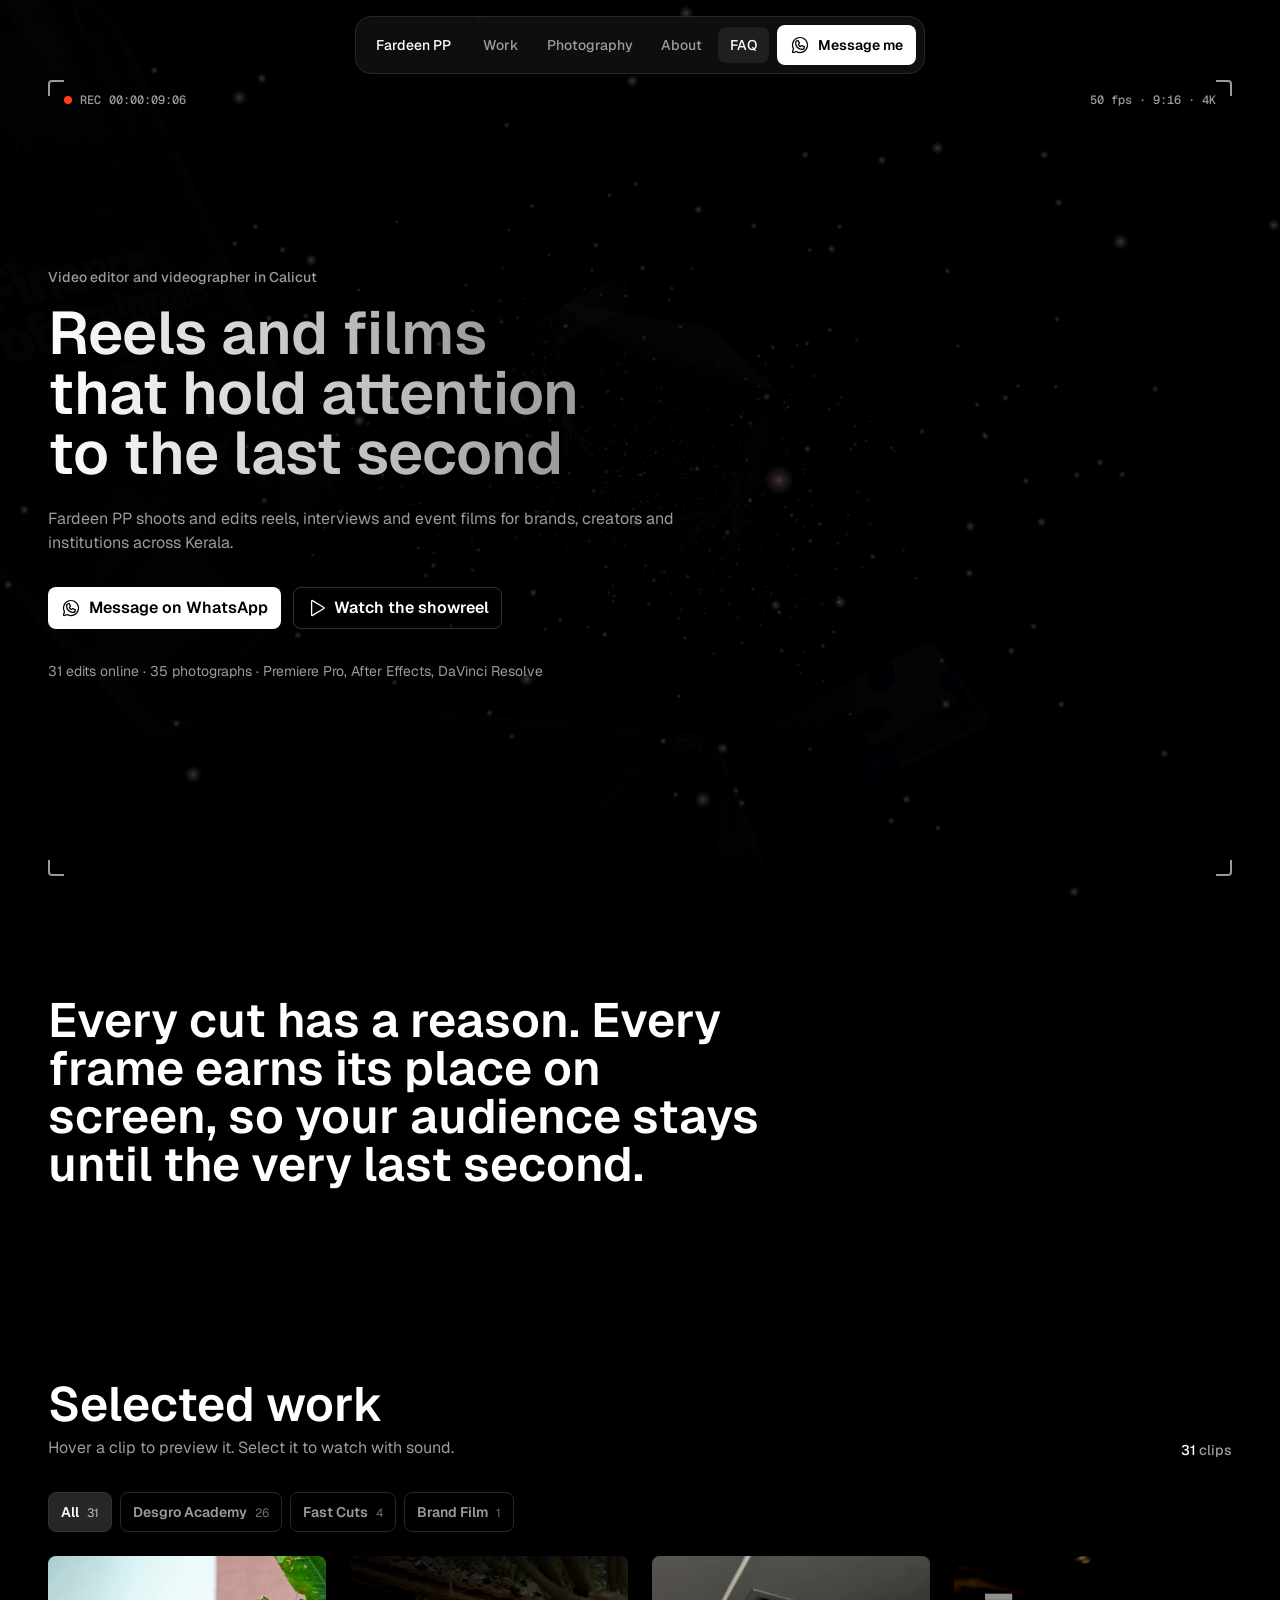
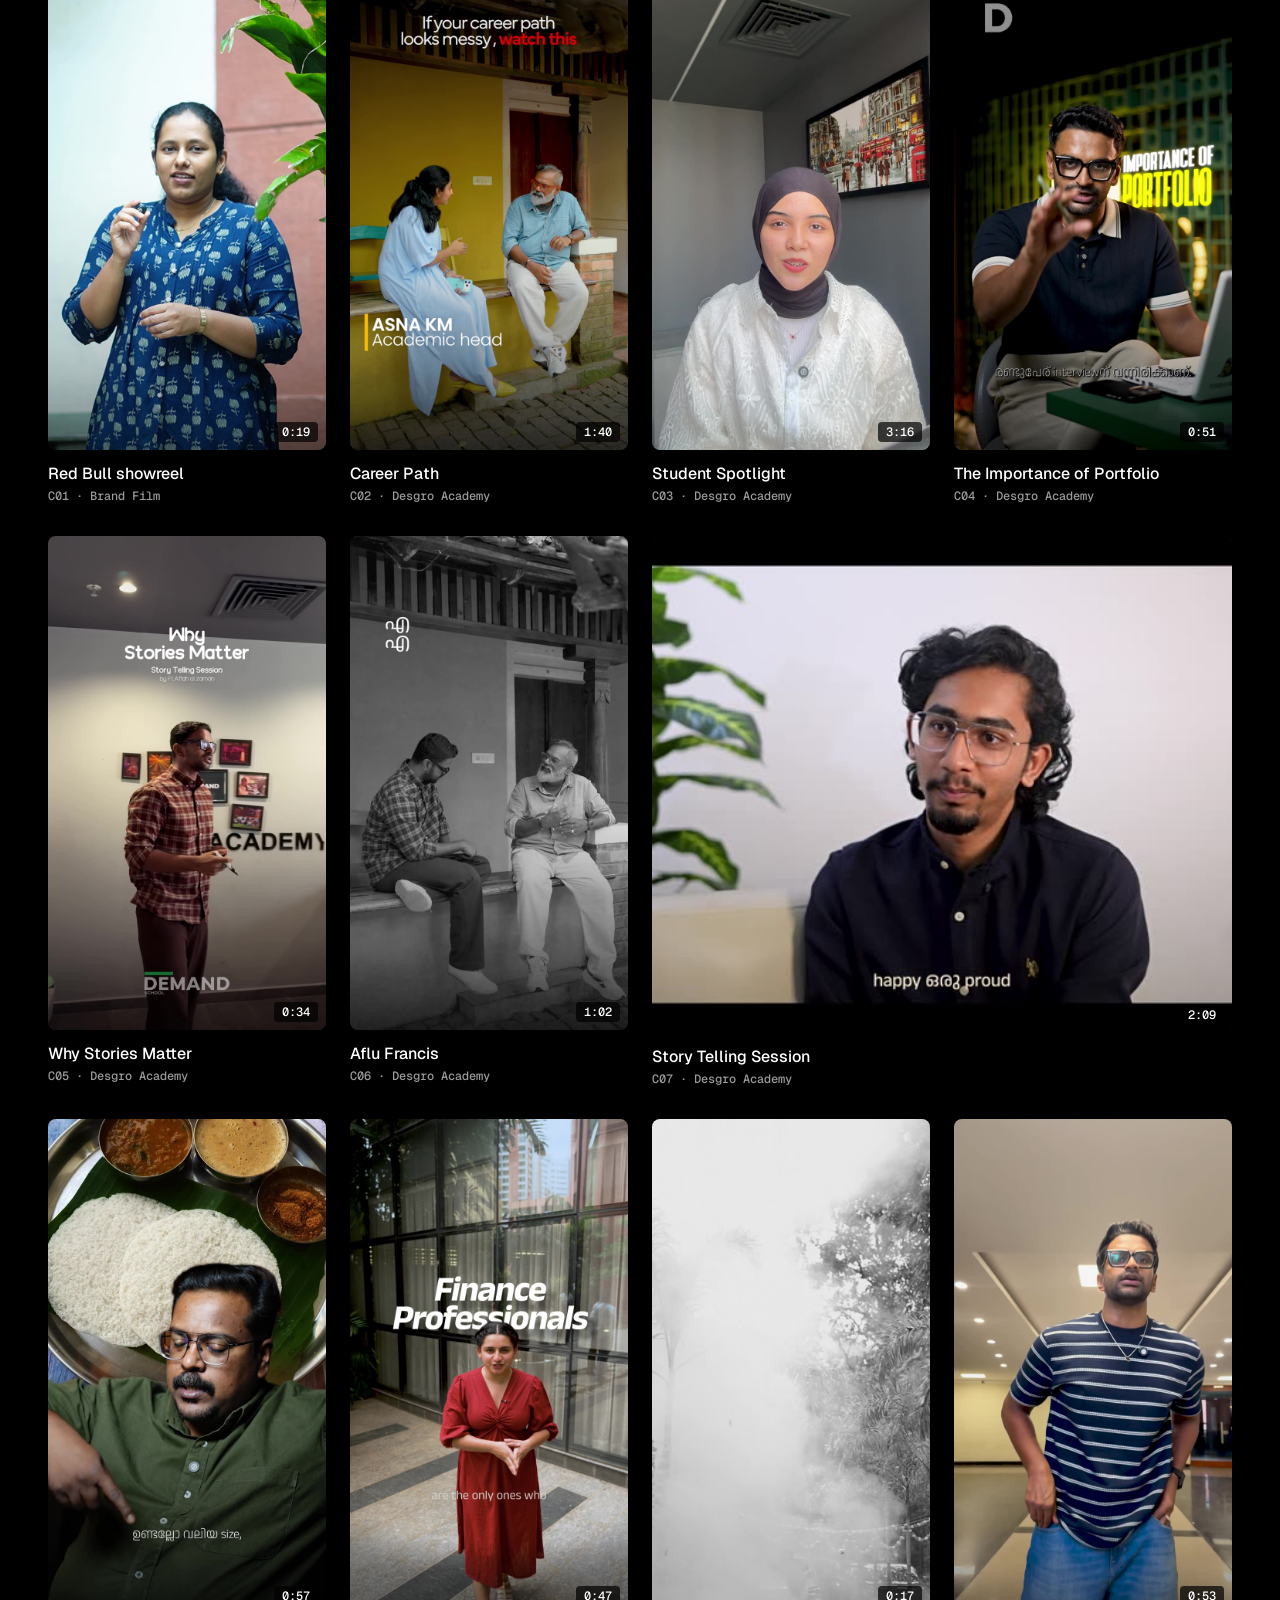
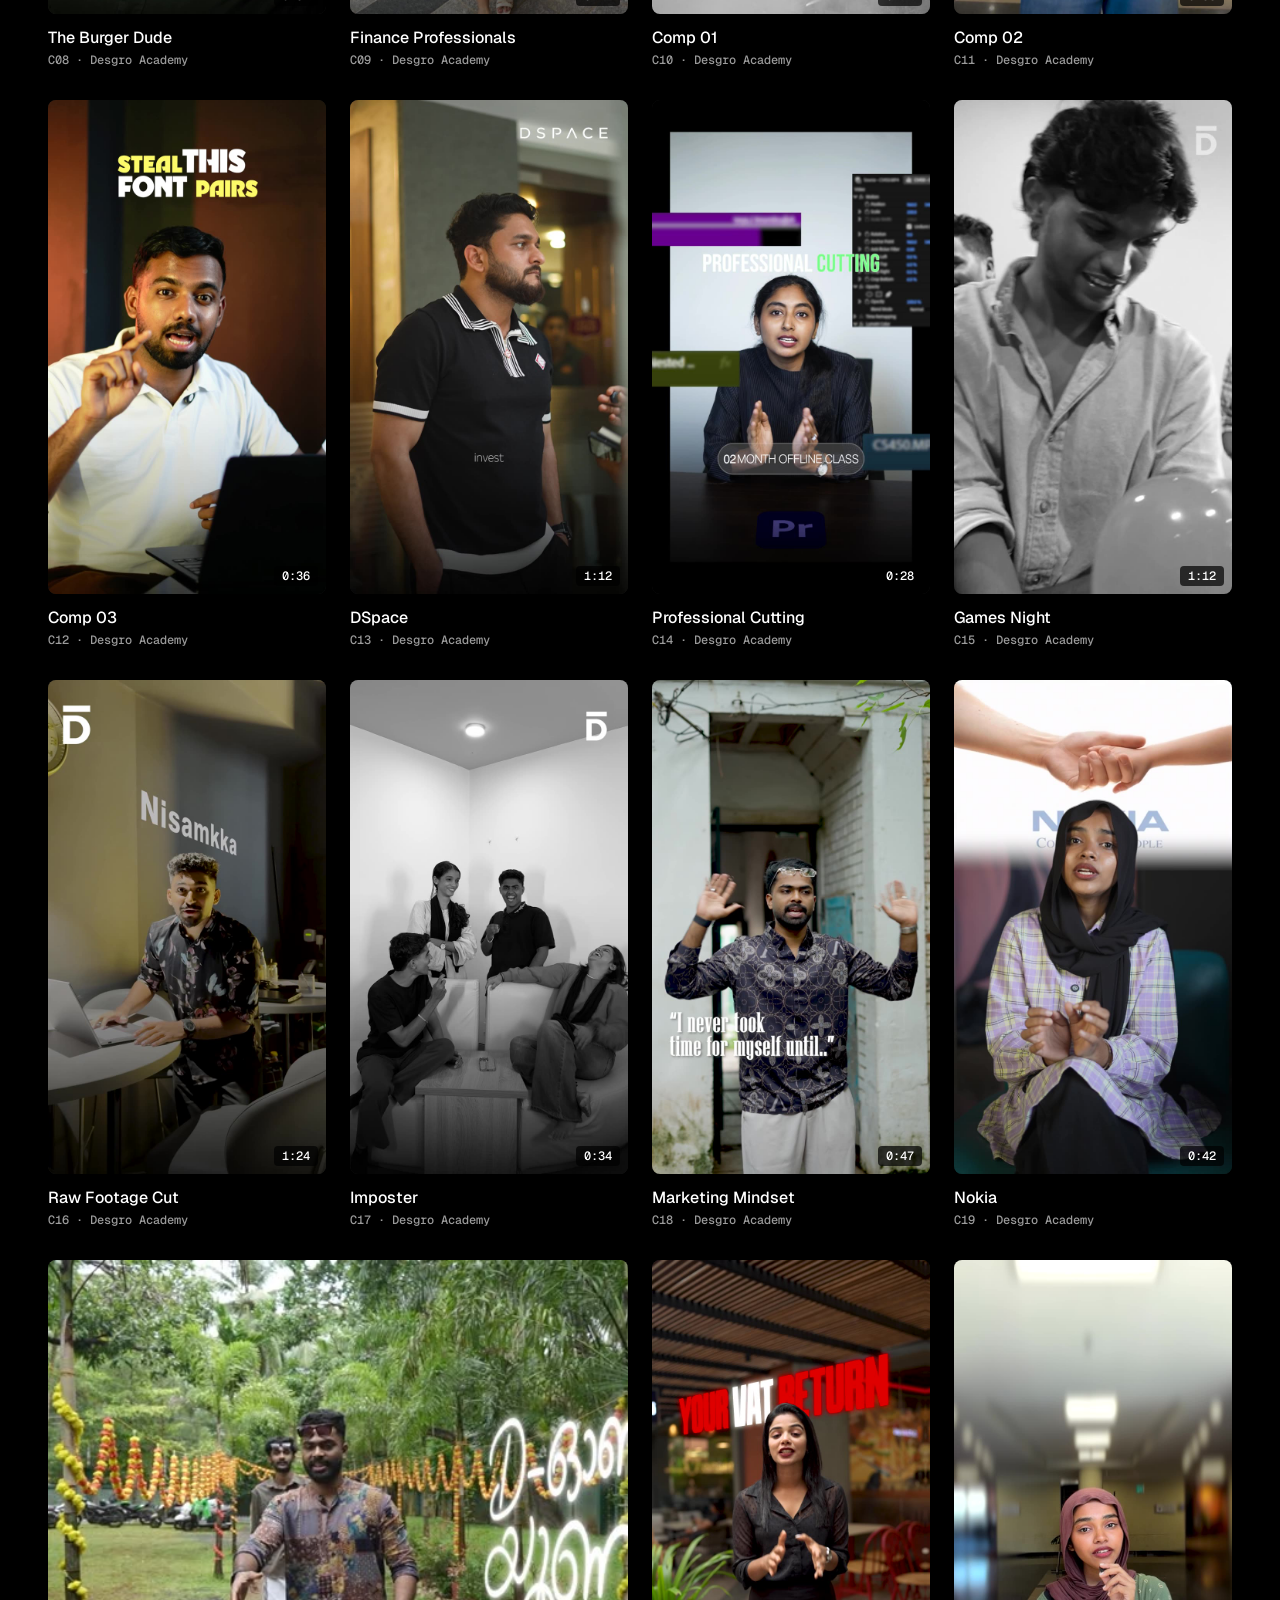
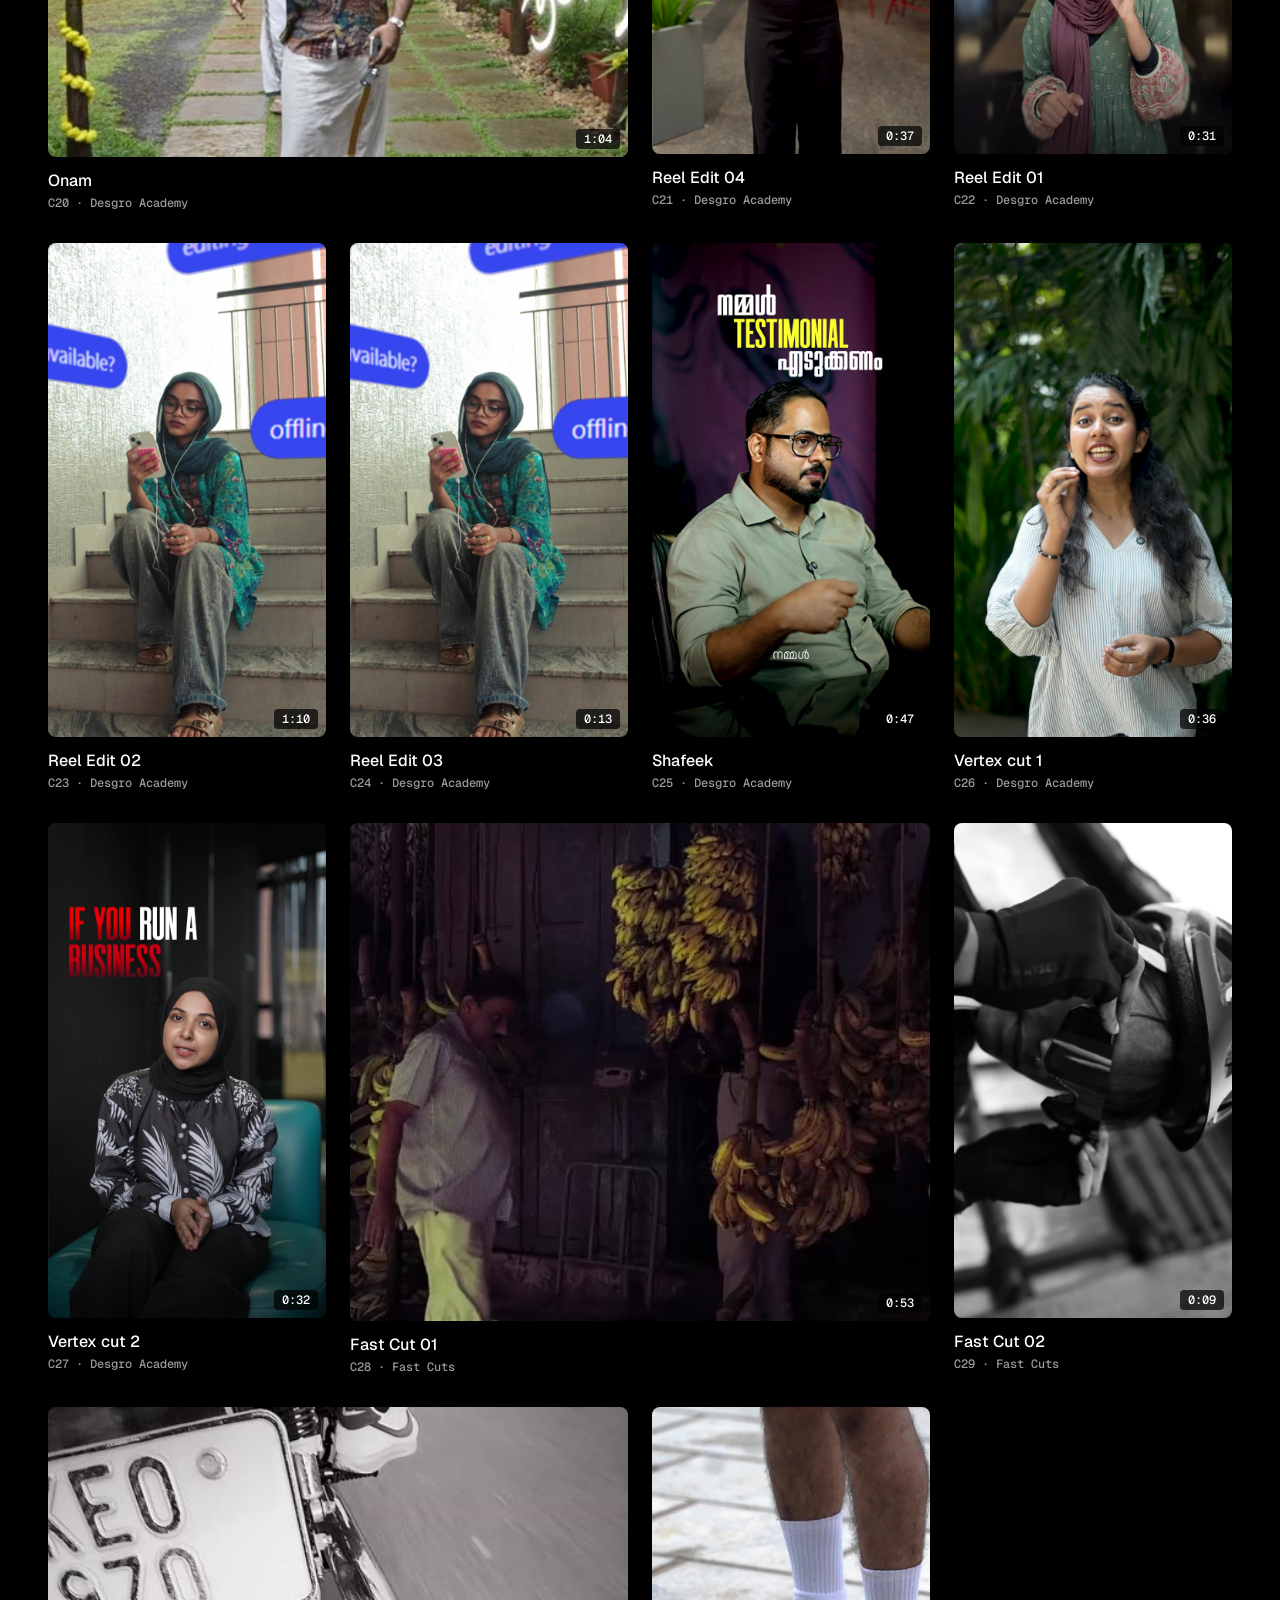
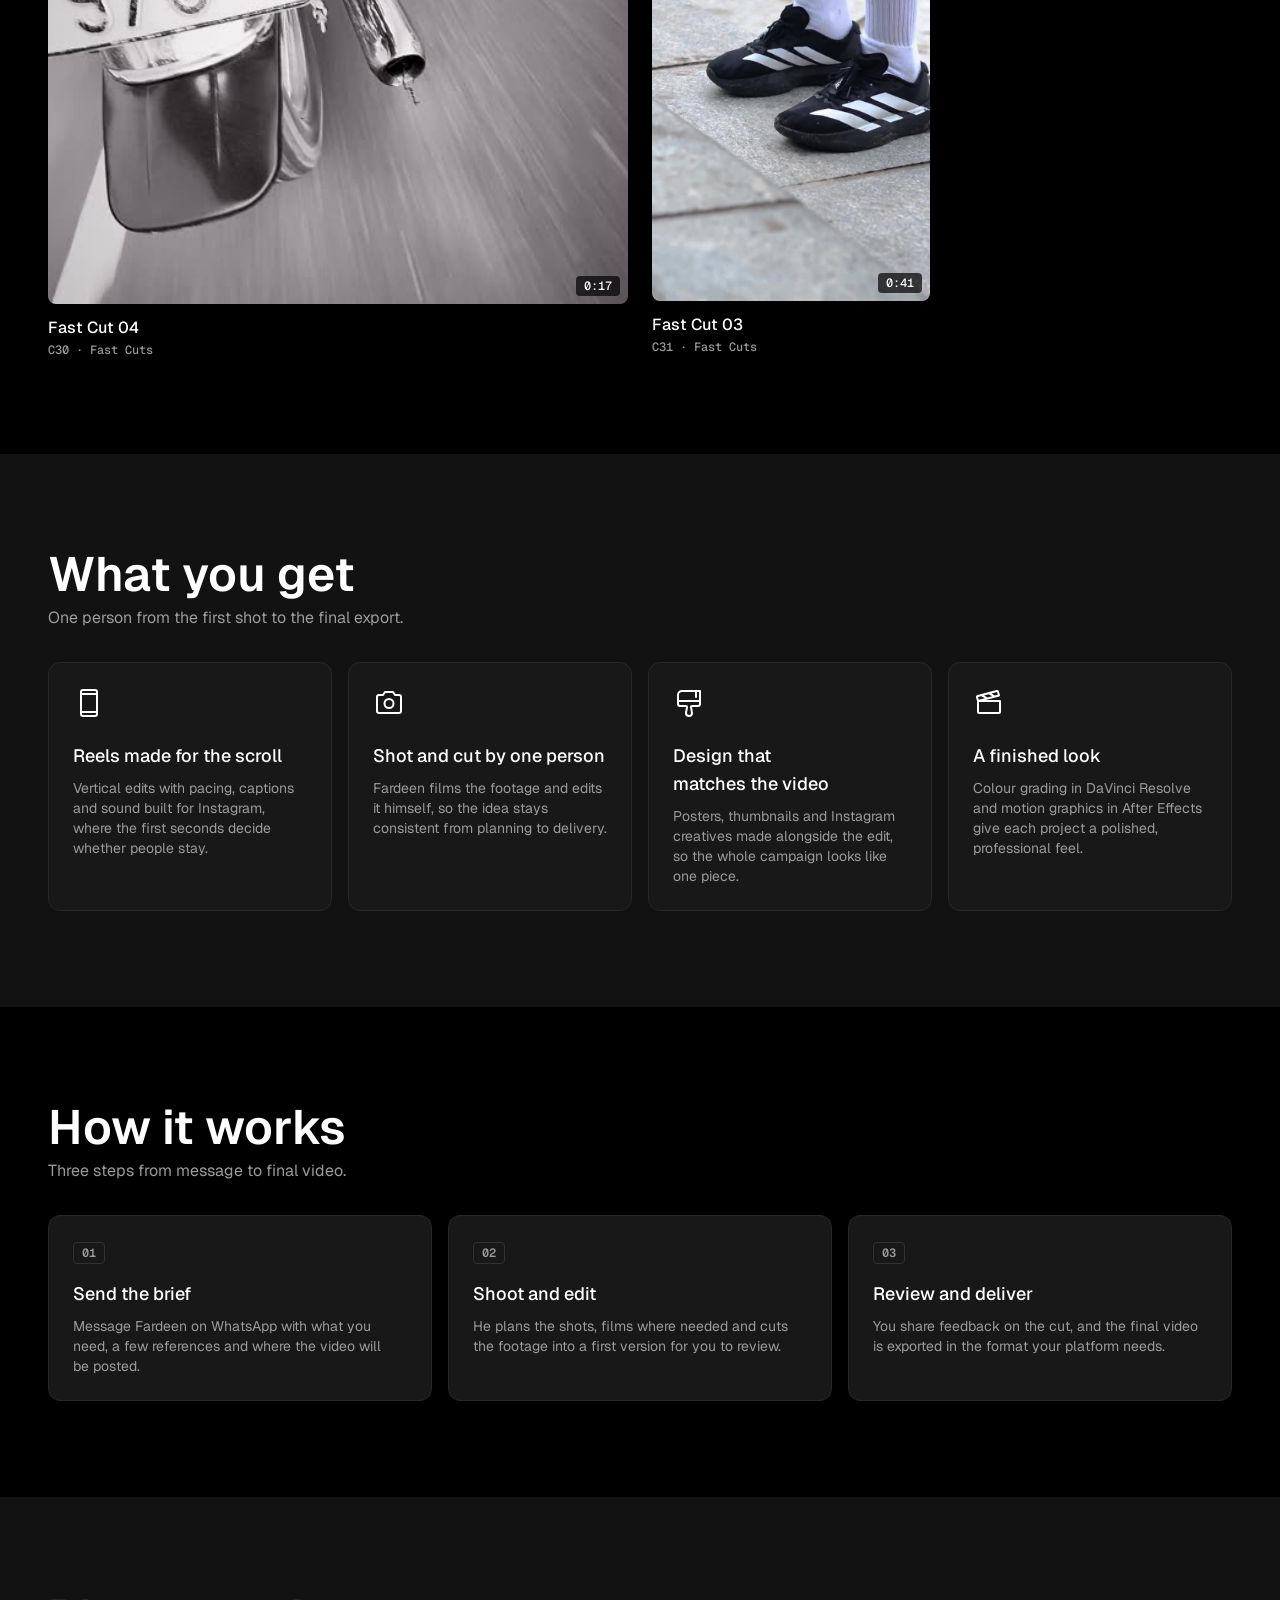
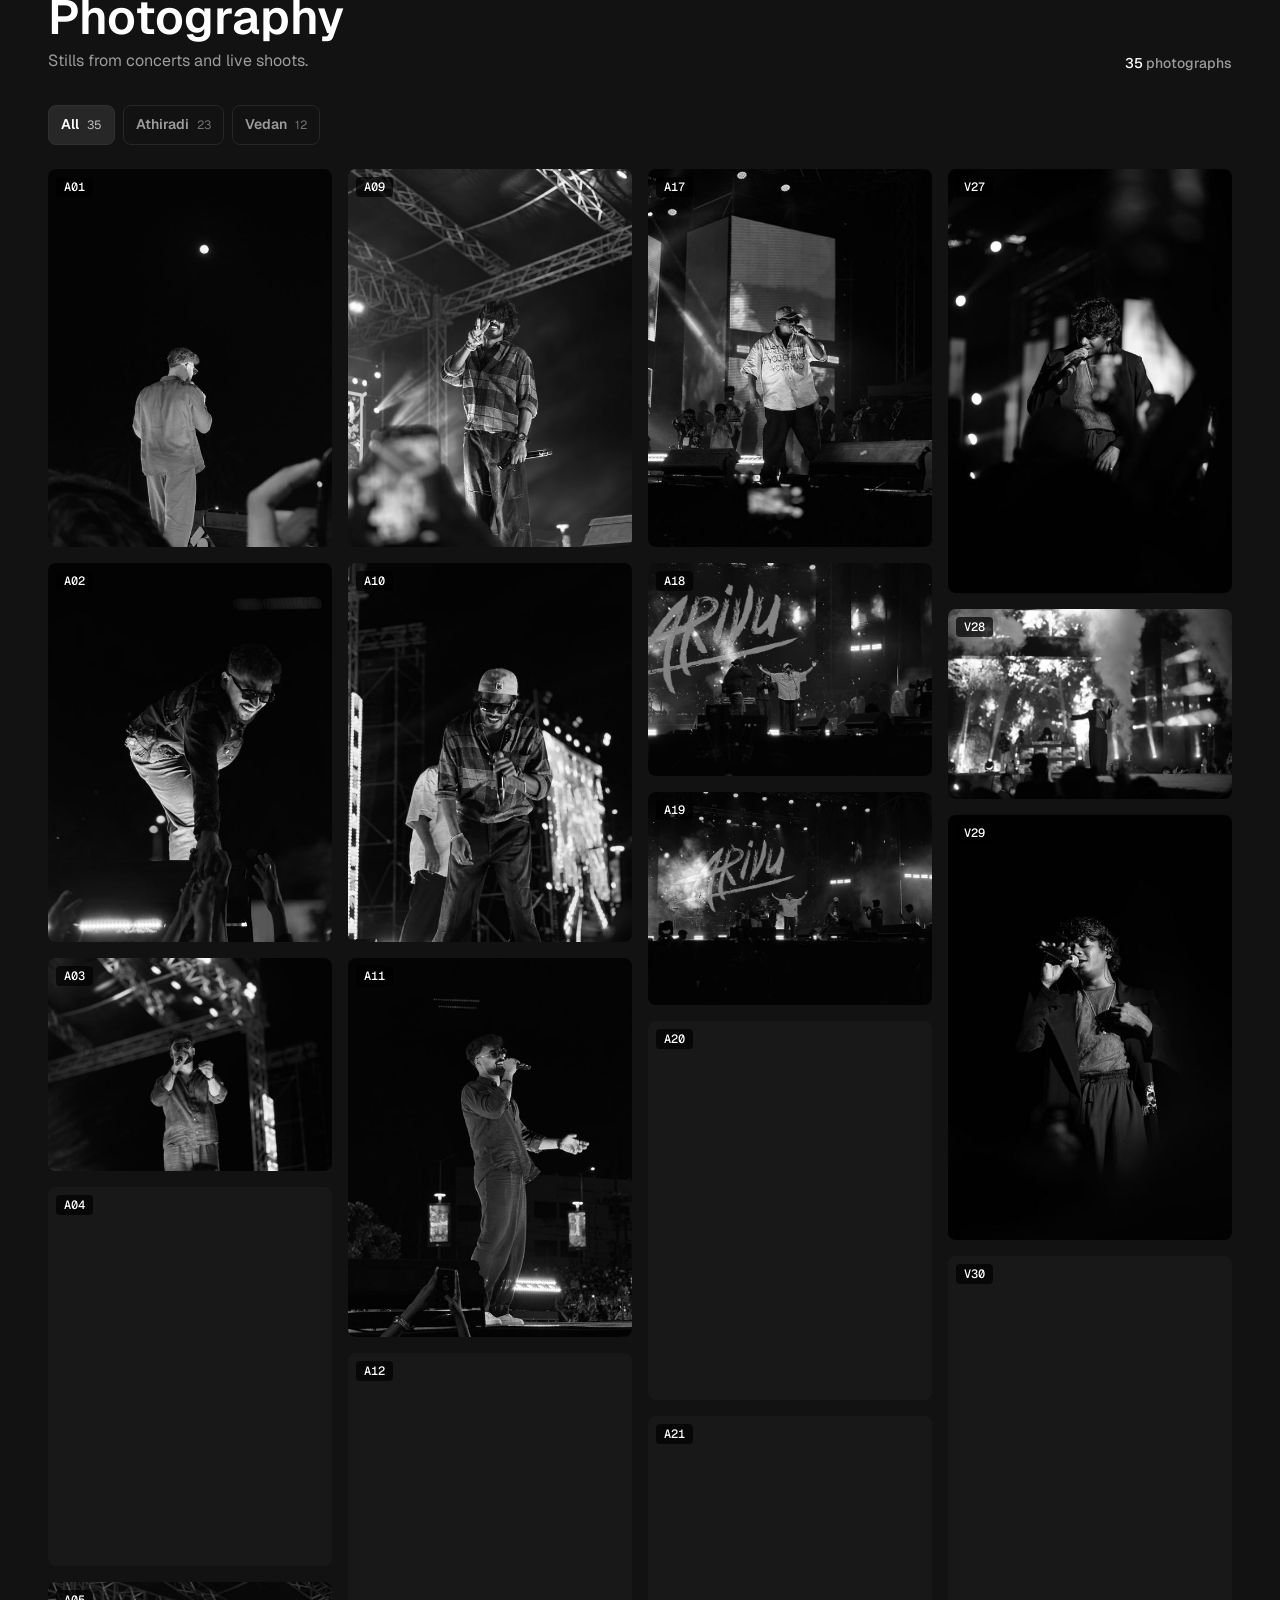
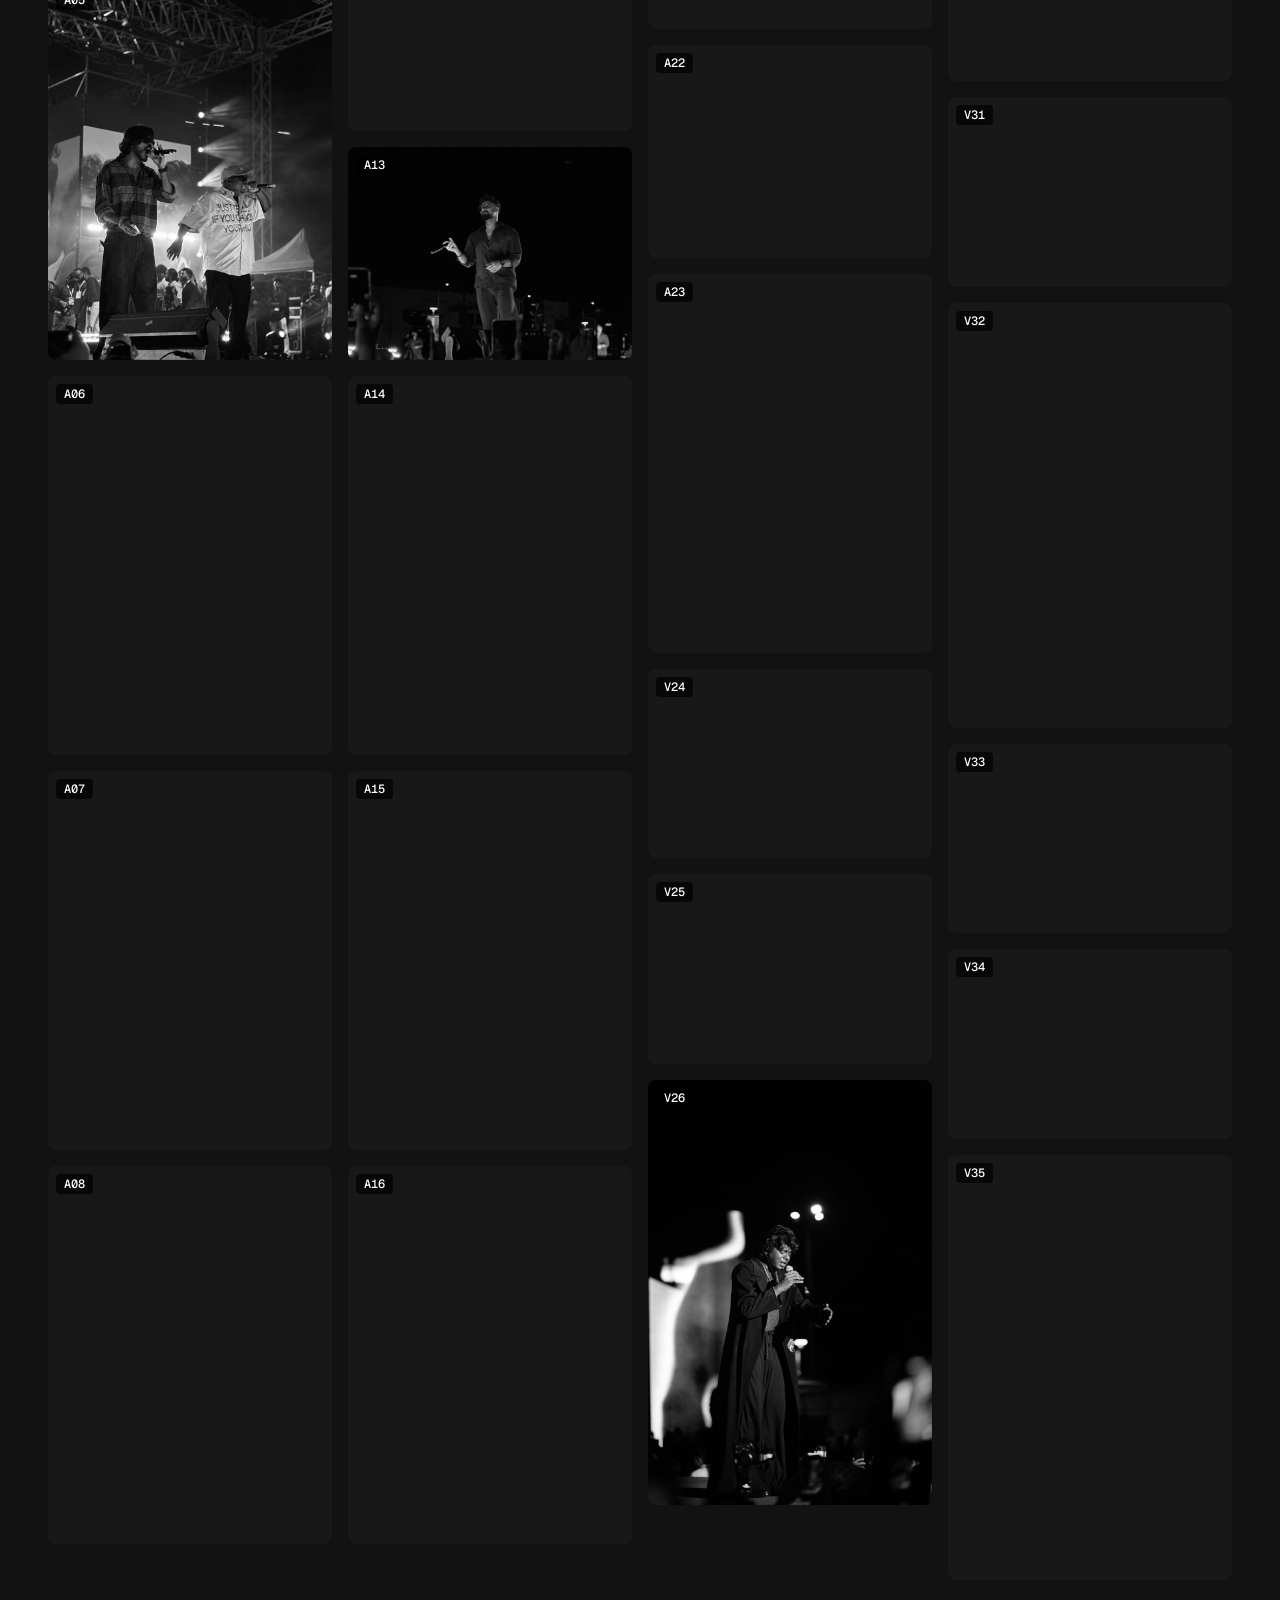
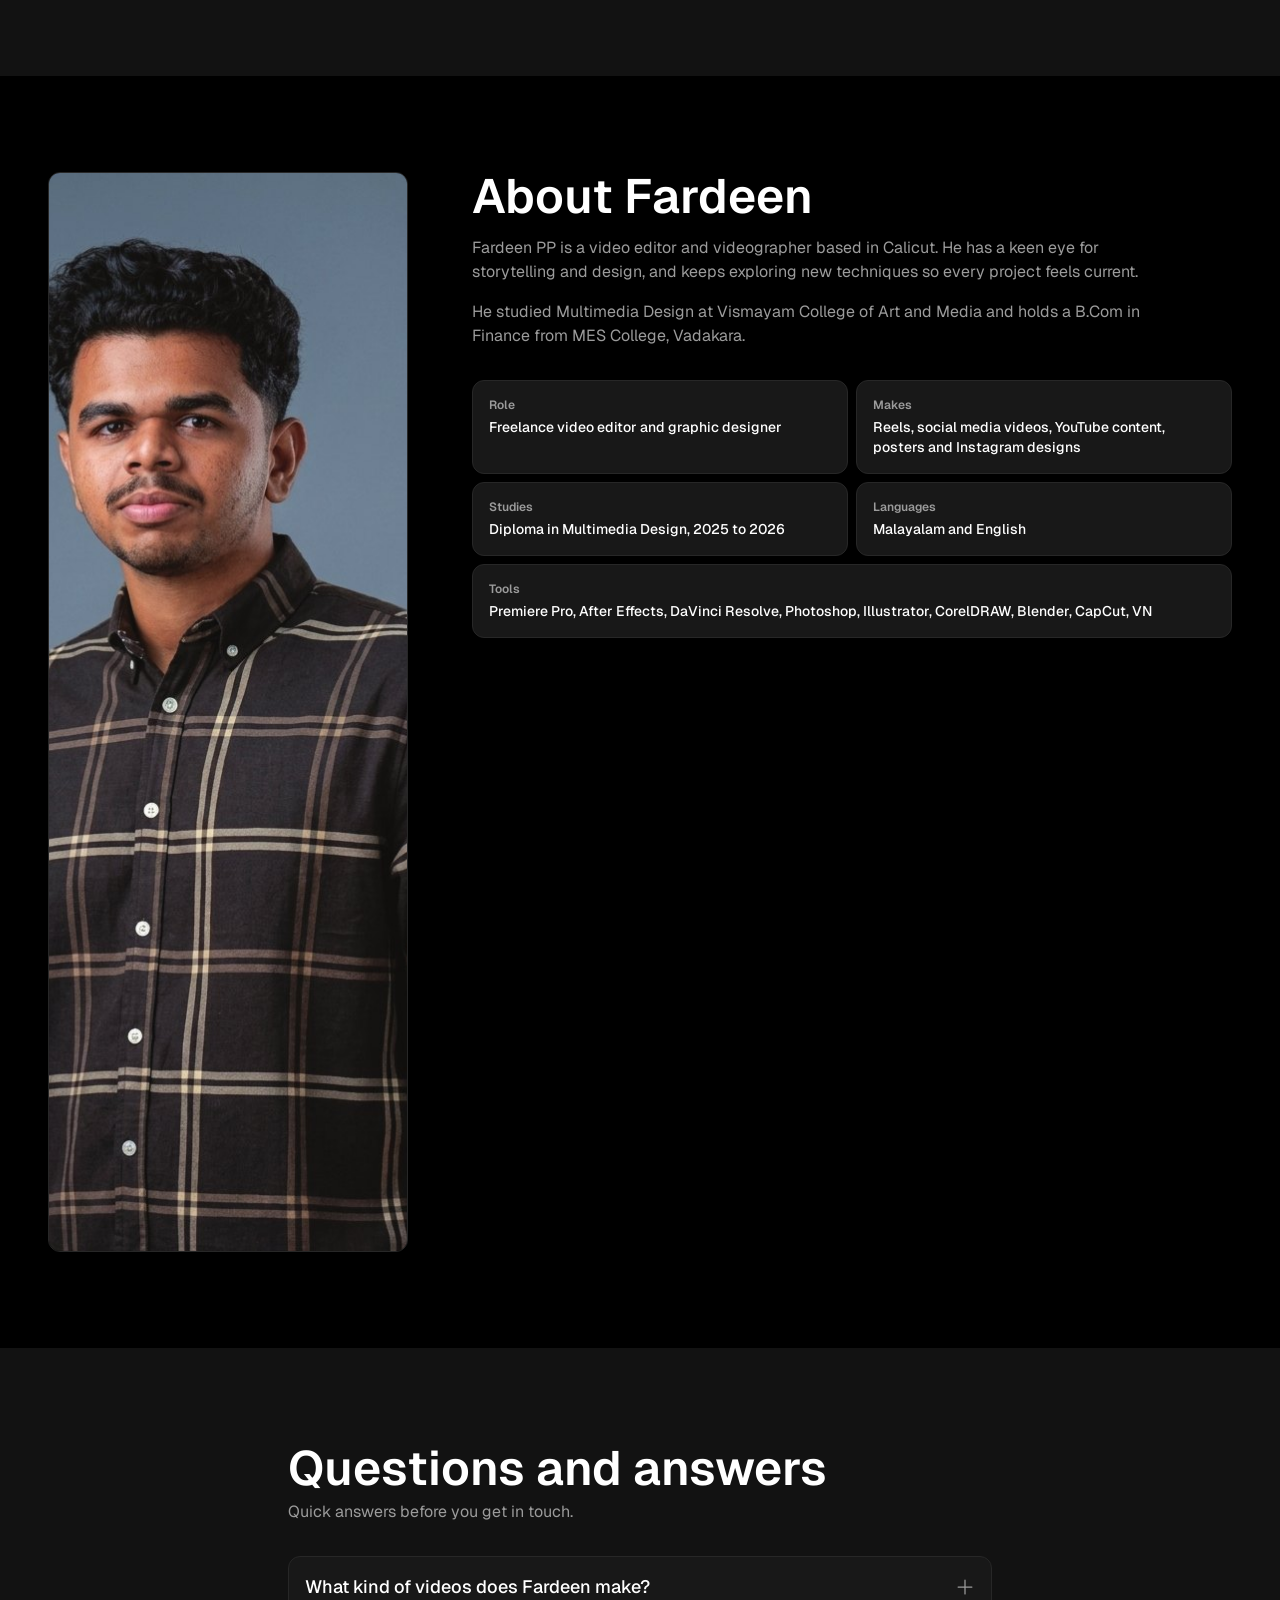
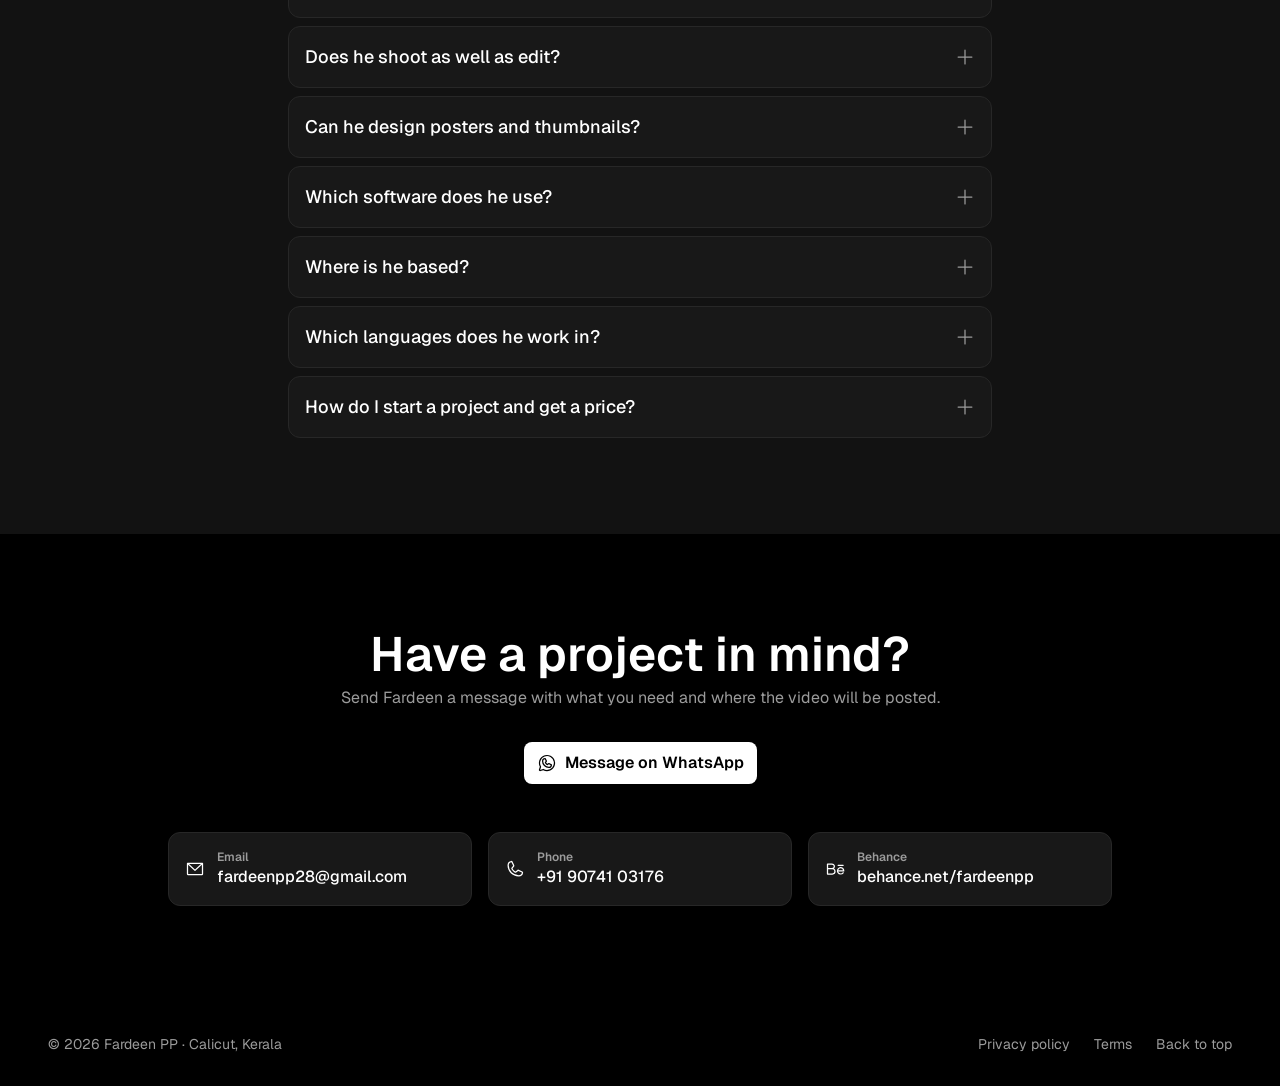
<file: index.html>
<!DOCTYPE html>
<html lang="en">
<head>
<meta charset="utf-8">
<meta name="viewport" content="width=device-width, initial-scale=1, viewport-fit=cover">
<title>Fardeen PP | Video editor and videographer in Calicut</title>
<meta name="description" content="Fardeen PP shoots and edits reels, interviews and event films for brands, creators and institutions in Calicut, Kerala. See the work and message him on WhatsApp.">
<meta name="theme-color" content="#000000">
<link rel="canonical" href="https://fardeen-rose.vercel.app/">
<meta property="og:type" content="website">
<meta property="og:title" content="Fardeen PP | Video editor and videographer in Calicut">
<meta property="og:description" content="Reels, interviews and event films from Calicut, Kerala. See the work and message Fardeen on WhatsApp.">
<meta property="og:image" content="https://fardeen-rose.vercel.app/assets/og.jpg">
<meta name="twitter:card" content="summary_large_image">
<link rel="icon" href="assets/favicon.svg" type="image/svg+xml">
<link rel="preconnect" href="https://fonts.googleapis.com">
<link rel="preconnect" href="https://fonts.gstatic.com" crossorigin>
<link href="https://fonts.googleapis.com/css2?family=Geist:wght@400;500;600&family=Geist+Mono:wght@400;500&display=swap" rel="stylesheet">
<link rel="stylesheet" href="css/style.css">
<script type="application/ld+json">
{"@context":"https://schema.org","@graph":[
{"@type":"Person","name":"Fardeen PP","jobTitle":"Video editor and videographer","email":"fardeenpp28@gmail.com","telephone":"+919074103176","address":{"@type":"PostalAddress","addressLocality":"Calicut","addressRegion":"Kerala","addressCountry":"IN"},"sameAs":["https://www.behance.net/fardeenpp"]},
{"@type":"FAQPage","mainEntity":[
{"@type":"Question","name":"What kind of videos does Fardeen make?","acceptedAnswer":{"@type":"Answer","text":"Instagram reels, interviews, event films, social media videos and YouTube content."}},
{"@type":"Question","name":"Does he shoot as well as edit?","acceptedAnswer":{"@type":"Answer","text":"Yes. Fardeen works as a videographer and a video editor, and can also edit footage you already have."}},
{"@type":"Question","name":"Where is he based?","acceptedAnswer":{"@type":"Answer","text":"Calicut, Kerala, India."}}
]}]}
</script>
</head>
<body class="loading">
<div class="loader" id="loader" role="status" aria-live="polite" aria-label="Loading portfolio">
  <div class="ld-top caption-2"><span>Fardeen PP</span><span class="mono"><i class="rec"></i> Loading reel</span></div>
  <div class="ld-mid"><b id="ldPct">0</b><span>%</span></div>
  <div class="ld-bot caption-2"><span class="mono" id="ldTc">00:00:00:00</span><span class="ld-bar"><i id="ldBar"></i></span></div>
</div>
<noscript><style>.loader{display:none!important}body.loading{overflow:auto!important}.hero .ln>span,.hero-fade{animation-play-state:running!important}.reveal{opacity:1!important;transform:none!important}.tag-word{opacity:1!important}</style></noscript>

<canvas class="bg3d" id="hero3d" aria-hidden="true"></canvas>
<div class="progress" id="progress"></div>
<a class="skip button-sm" href="#work">Skip to content</a>

<!-- NAV: floating, centred, translucent -->
<header class="nav-wrap">
  <nav class="nav" id="nav" aria-label="Primary">
    <a href="#top" class="brand title-4">Fardeen PP</a>
    <ul class="nav-links">
      <li><a class="title-4" href="#work">Work</a></li>
      <li><a class="title-4" href="#photography">Photography</a></li>
      <li><a class="title-4" href="#about">About</a></li>
      <li><a class="title-4" href="#faq">FAQ</a></li>
    </ul>
    <a class="btn btn-primary button-sm nav-cta" href="https://wa.me/919074103176?text=Hi%20Fardeen%2C%20I%20saw%20your%20portfolio%20and%20would%20like%20to%20talk%20about%20a%20project." target="_blank" rel="noopener">
      <svg class="ic" aria-hidden="true"><use href="assets/icons.svg#i-whatsapp-logo"/></svg>Message me</a>
    <button class="menu-btn" id="menuBtn" aria-expanded="false" aria-controls="menu" aria-label="Open menu"><i></i><i></i></button>
  </nav>
</header>
<div class="menu" id="menu" aria-hidden="true">
  <ul>
    <li style="--i:0"><a class="heading-3" href="#work">Work</a></li>
    <li style="--i:1"><a class="heading-3" href="#photography">Photography</a></li>
    <li style="--i:2"><a class="heading-3" href="#about">About</a></li>
    <li style="--i:3"><a class="heading-3" href="#faq">FAQ</a></li>
    <li style="--i:4"><a class="heading-3" href="#contact">Contact</a></li>
  </ul>
</div>

<main id="main">
  <!-- 1. HERO -->
  <section class="hero" id="top">
    <div class="hero-reel" aria-hidden="true" id="heroReel"></div>
    <div class="hero-shade"></div>
    <div class="vf mono caption-4" aria-hidden="true">
      <span class="vf-c tl"></span><span class="vf-c tr"></span><span class="vf-c bl"></span><span class="vf-c br"></span>
      <div class="vf-top"><span><i class="rec"></i> REC <time id="tc">00:00:00:00</time></span><span class="vf-r">50 fps · 9:16 · 4K</span></div>
    </div>
    <div class="hero-inner">
      <p class="caption-1 hero-fade eyebrow">Video editor and videographer in Calicut</p>
      <h1 class="heading-1" aria-label="Reels and films that hold attention to the last second">
        <span class="ln"><span>Reels and films</span></span>
        <span class="ln"><span>that hold attention</span></span>
        <span class="ln"><span>to the last second</span></span>
      </h1>
      <p class="body-3 hero-sub hero-fade">Fardeen PP shoots and edits reels, interviews and event films for brands, creators and institutions across Kerala.</p>
      <div class="hero-actions hero-fade">
        <a class="btn btn-primary button-md" href="https://wa.me/919074103176?text=Hi%20Fardeen%2C%20I%20saw%20your%20portfolio%20and%20would%20like%20to%20talk%20about%20a%20project." target="_blank" rel="noopener">
          <svg class="ic" aria-hidden="true"><use href="assets/icons.svg#i-whatsapp-logo"/></svg>Message on WhatsApp</a>
        <button class="btn btn-ghost button-md" data-play="red-bull-red-bull">
          <svg class="ic" aria-hidden="true"><use href="assets/icons.svg#i-play"/></svg>Watch the showreel</button>
      </div>
      <p class="caption-2 hero-proof hero-fade"><span id="statVideos">31</span> edits online · <span id="statPhotos">35</span> photographs · Premiere Pro, After Effects, DaVinci Resolve</p>
    </div>
  </section>

  <!-- 2. TAGLINE REVEAL -->
  <section class="section tagline" id="tagline" aria-label="Approach">
    <div class="wrap">
      <p class="heading-2 tag" id="tagText">Every cut has a reason. Every frame earns its place on screen, so your audience stays until the very last second.</p>
    </div>
  </section>

  <!-- 3. WORK -->
  <section class="section" id="work" aria-labelledby="workTitle">
    <div class="wrap">
      <header class="head reveal">
        <div>
          <h2 class="heading-2" id="workTitle">Selected work</h2>
          <p class="body-3 sub">Hover a clip to preview it. Select it to watch with sound.</p>
        </div>
        <p class="caption-1 count"><span id="workCount">0</span> clips</p>
      </header>
      <div class="tabs" role="group" aria-label="Filter work" id="filters"></div>
      <div class="grid" id="videoGrid"></div>
    </div>
  </section>

  <!-- 4. BENEFITS -->
  <section class="section alt" id="benefits" aria-labelledby="benTitle">
    <div class="wrap">
      <header class="head reveal"><div>
        <h2 class="heading-2" id="benTitle">What you get</h2>
        <p class="body-3 sub">One person from the first shot to the final export.</p>
      </div></header>
      <ul class="cards4">
        <li class="card-info reveal">
          <svg class="ic ic-lg" aria-hidden="true"><use href="assets/icons.svg#i-device-mobile"/></svg>
          <h3 class="title-2">Reels made for the scroll</h3>
          <p class="body-6">Vertical edits with pacing, captions and sound built for Instagram, where the first seconds decide whether people stay.</p>
        </li>
        <li class="card-info reveal">
          <svg class="ic ic-lg" aria-hidden="true"><use href="assets/icons.svg#i-camera"/></svg>
          <h3 class="title-2">Shot and cut by one person</h3>
          <p class="body-6">Fardeen films the footage and edits it himself, so the idea stays consistent from planning to delivery.</p>
        </li>
        <li class="card-info reveal">
          <svg class="ic ic-lg" aria-hidden="true"><use href="assets/icons.svg#i-paint-brush-broad"/></svg>
          <h3 class="title-2">Design that matches the video</h3>
          <p class="body-6">Posters, thumbnails and Instagram creatives made alongside the edit, so the whole campaign looks like one piece.</p>
        </li>
        <li class="card-info reveal">
          <svg class="ic ic-lg" aria-hidden="true"><use href="assets/icons.svg#i-film-slate"/></svg>
          <h3 class="title-2">A finished look</h3>
          <p class="body-6">Colour grading in DaVinci Resolve and motion graphics in After Effects give each project a polished, professional feel.</p>
        </li>
      </ul>
    </div>
  </section>

  <!-- 5. HOW IT WORKS -->
  <section class="section" id="process" aria-labelledby="procTitle">
    <div class="wrap">
      <header class="head reveal"><div>
        <h2 class="heading-2" id="procTitle">How it works</h2>
        <p class="body-3 sub">Three steps from message to final video.</p>
      </div></header>
      <ol class="steps">
        <li class="card-info reveal"><span class="step-no mono caption-3">01</span><h3 class="title-2">Send the brief</h3><p class="body-6">Message Fardeen on WhatsApp with what you need, a few references and where the video will be posted.</p></li>
        <li class="card-info reveal"><span class="step-no mono caption-3">02</span><h3 class="title-2">Shoot and edit</h3><p class="body-6">He plans the shots, films where needed and cuts the footage into a first version for you to review.</p></li>
        <li class="card-info reveal"><span class="step-no mono caption-3">03</span><h3 class="title-2">Review and deliver</h3><p class="body-6">You share feedback on the cut, and the final video is exported in the format your platform needs.</p></li>
      </ol>
    </div>
  </section>

  <!-- 6. PHOTOGRAPHY -->
  <section class="section alt" id="photography" aria-labelledby="photoTitle">
    <div class="wrap">
      <header class="head reveal">
        <div>
          <h2 class="heading-2" id="photoTitle">Photography</h2>
          <p class="body-3 sub">Stills from concerts and live shoots.</p>
        </div>
        <p class="caption-1 count"><span id="photoCount">0</span> photographs</p>
      </header>
      <div class="tabs" id="photoFilters" role="group" aria-label="Photo series"></div>
      <div class="masonry" id="photoGrid"></div>
    </div>
  </section>

  <!-- 7. ABOUT -->
  <section class="section" id="about" aria-labelledby="aboutTitle">
    <div class="wrap about">
      <figure class="about-photo reveal">
        <img src="assets/fardeen-portrait.jpg" alt="Portrait of Fardeen PP" width="720" height="1080" loading="lazy">
      </figure>
      <div class="about-copy">
        <h2 class="heading-2 reveal" id="aboutTitle">About Fardeen</h2>
        <p class="body-3 reveal">Fardeen PP is a video editor and videographer based in Calicut. He has a keen eye for storytelling and design, and keeps exploring new techniques so every project feels current.</p>
        <p class="body-3 reveal">He studied Multimedia Design at Vismayam College of Art and Media and holds a B.Com in Finance from MES College, Vadakara.</p>
        <dl class="facts">
          <div class="fact reveal"><dt class="caption-3">Role</dt><dd class="body-5">Freelance video editor and graphic designer</dd></div>
          <div class="fact reveal"><dt class="caption-3">Makes</dt><dd class="body-5">Reels, social media videos, YouTube content, posters and Instagram designs</dd></div>
          <div class="fact reveal"><dt class="caption-3">Studies</dt><dd class="body-5">Diploma in Multimedia Design, 2025 to 2026</dd></div>
          <div class="fact reveal"><dt class="caption-3">Languages</dt><dd class="body-5">Malayalam and English</dd></div>
          <div class="fact reveal"><dt class="caption-3">Tools</dt><dd class="body-5">Premiere Pro, After Effects, DaVinci Resolve, Photoshop, Illustrator, CorelDRAW, Blender, CapCut, VN</dd></div>
        </dl>
      </div>
    </div>
  </section>

  <!-- 8. FAQ -->
  <section class="section alt" id="faq" aria-labelledby="faqTitle">
    <div class="wrap narrow">
      <header class="head reveal"><div>
        <h2 class="heading-2" id="faqTitle">Questions and answers</h2>
        <p class="body-3 sub">Quick answers before you get in touch.</p>
      </div></header>
      <div class="faq">
        <details class="reveal"><summary class="title-2">What kind of videos does Fardeen make?<svg class="ic" aria-hidden="true"><use href="assets/icons.svg#i-plus"/></svg></summary><p class="body-3">Instagram reels, interviews, event films, social media videos and YouTube content.</p></details>
        <details class="reveal"><summary class="title-2">Does he shoot as well as edit?<svg class="ic" aria-hidden="true"><use href="assets/icons.svg#i-plus"/></svg></summary><p class="body-3">Yes. Fardeen works as a videographer and a video editor. He can also edit footage you already have.</p></details>
        <details class="reveal"><summary class="title-2">Can he design posters and thumbnails?<svg class="ic" aria-hidden="true"><use href="assets/icons.svg#i-plus"/></svg></summary><p class="body-3">Yes. He designs posters, thumbnails and Instagram creatives with Photoshop, Illustrator and CorelDRAW, so they match the video.</p></details>
        <details class="reveal"><summary class="title-2">Which software does he use?<svg class="ic" aria-hidden="true"><use href="assets/icons.svg#i-plus"/></svg></summary><p class="body-3">Premiere Pro, After Effects and DaVinci Resolve for editing, grading and motion. CapCut and VN for quick social edits, and Blender for 3D.</p></details>
        <details class="reveal"><summary class="title-2">Where is he based?<svg class="ic" aria-hidden="true"><use href="assets/icons.svg#i-plus"/></svg></summary><p class="body-3">Calicut, Kerala. Message him with the location and date if you need a shoot elsewhere.</p></details>
        <details class="reveal"><summary class="title-2">Which languages does he work in?<svg class="ic" aria-hidden="true"><use href="assets/icons.svg#i-plus"/></svg></summary><p class="body-3">Malayalam and English.</p></details>
        <details class="reveal"><summary class="title-2">How do I start a project and get a price?<svg class="ic" aria-hidden="true"><use href="assets/icons.svg#i-plus"/></svg></summary><p class="body-3">Send a message on WhatsApp with what you need, the length of the video and where it will be posted. Pricing depends on the type and length of the project, so ask for a quote in the same message.</p></details>
      </div>
    </div>
  </section>

  <!-- 9. FINAL CTA -->
  <section class="section contact" id="contact" aria-labelledby="contactTitle">
    <div class="wrap narrow center">
      <h2 class="heading-2 reveal" id="contactTitle">Have a project in mind?</h2>
      <p class="body-3 sub reveal">Send Fardeen a message with what you need and where the video will be posted.</p>
      <div class="hero-actions reveal center-actions">
        <a class="btn btn-primary button-md" href="https://wa.me/919074103176?text=Hi%20Fardeen%2C%20I%20saw%20your%20portfolio%20and%20would%20like%20to%20talk%20about%20a%20project." target="_blank" rel="noopener">
          <svg class="ic" aria-hidden="true"><use href="assets/icons.svg#i-whatsapp-logo"/></svg>Message on WhatsApp</a>
      </div>
      <ul class="links">
        <li class="reveal"><a href="mailto:fardeenpp28@gmail.com"><svg class="ic" aria-hidden="true"><use href="assets/icons.svg#i-envelope-simple"/></svg><span><small class="caption-3">Email</small><b class="title-3">fardeenpp28@gmail.com</b></span></a></li>
        <li class="reveal"><a href="tel:+919074103176"><svg class="ic" aria-hidden="true"><use href="assets/icons.svg#i-phone"/></svg><span><small class="caption-3">Phone</small><b class="title-3">+91 90741 03176</b></span></a></li>
        <li class="reveal"><a href="https://www.behance.net/fardeenpp" target="_blank" rel="noopener"><svg class="ic" aria-hidden="true"><use href="assets/icons.svg#i-behance-logo"/></svg><span><small class="caption-3">Behance</small><b class="title-3">behance.net/fardeenpp</b></span></a></li>
      </ul>
    </div>
  </section>
</main>

<footer class="footer caption-2">
  <div class="wrap">
    <span>© <span id="yr">2026</span> Fardeen PP · Calicut, Kerala</span>
    <nav aria-label="Legal"><a href="privacy.html">Privacy policy</a><a href="terms.html">Terms</a><a href="#top">Back to top</a></nav>
  </div>
</footer>

<!-- LIGHTBOX -->
<div class="lightbox" id="lightbox" role="dialog" aria-modal="true" aria-label="Media viewer" hidden>
  <button class="icon-btn lb-close" aria-label="Close viewer"><svg class="ic" aria-hidden="true"><use href="assets/icons.svg#i-x"/></svg></button>
  <button class="icon-btn lb-nav prev" aria-label="Previous"><svg class="ic" aria-hidden="true"><use href="assets/icons.svg#i-arrow-left"/></svg></button>
  <button class="icon-btn lb-nav next" aria-label="Next"><svg class="ic" aria-hidden="true"><use href="assets/icons.svg#i-arrow-right"/></svg></button>
  <div class="lb-stage" id="lbStage"></div>
  <p class="lb-caption caption-2" id="lbCaption"></p>
</div>

<script src="js/data.js"></script>
<script src="js/main.js"></script>
<script type="module" src="js/hero3d.js"></script>
<script>setTimeout(function(){var l=document.getElementById("loader");if(l&&document.body.classList.contains("loading")){document.body.classList.remove("loading");document.body.classList.add("ready");l.style.display="none"}},12000)</script>
</body>
</html>
</file>
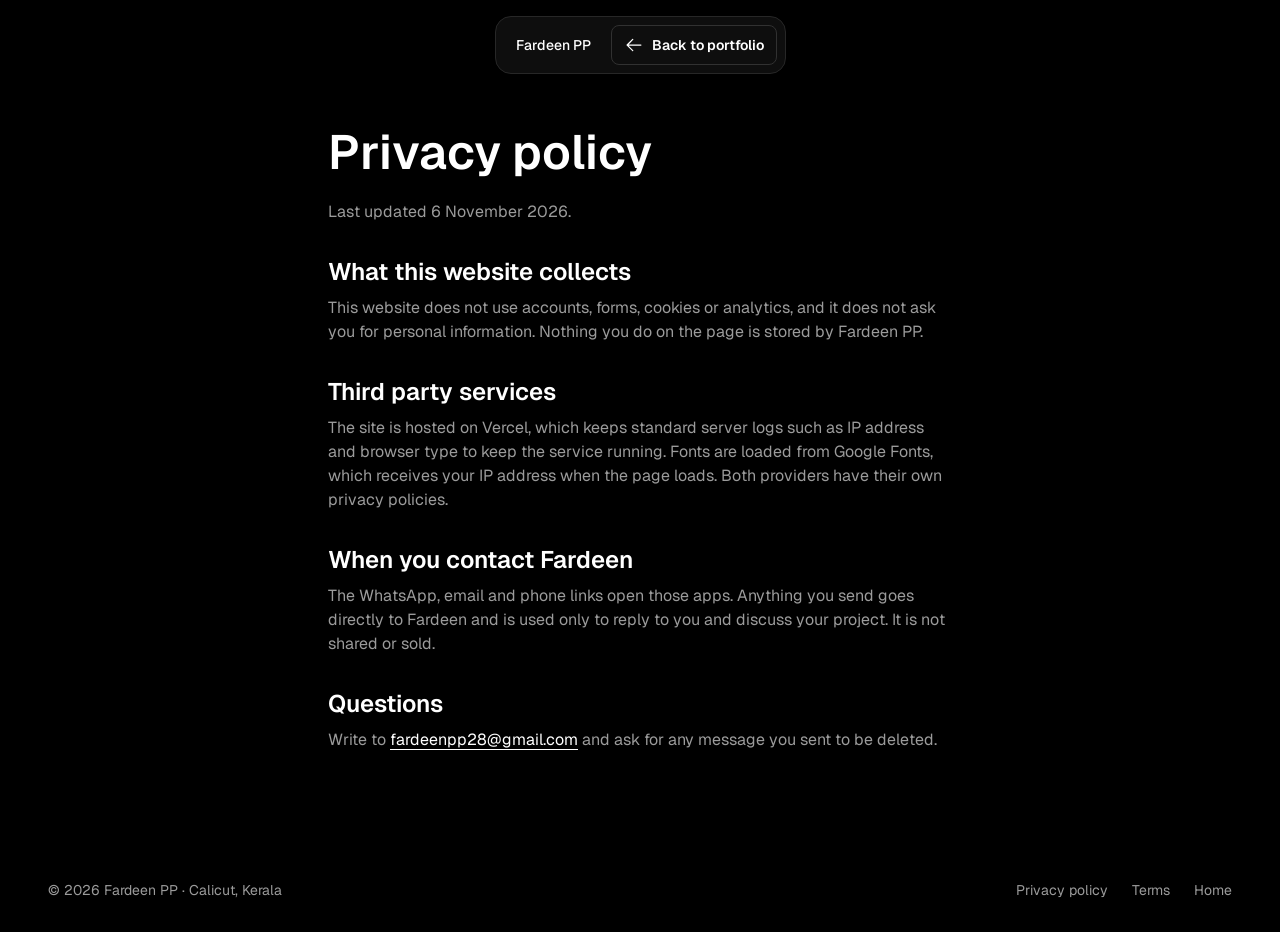
<file: privacy.html>
<!DOCTYPE html>
<html lang="en">
<head>
<meta charset="utf-8">
<meta name="viewport" content="width=device-width, initial-scale=1">
<title>Privacy policy | Fardeen PP</title>
<meta name="description" content="How this portfolio website handles your information.">
<meta name="robots" content="index,follow">
<meta name="theme-color" content="#000000">
<link rel="icon" href="/assets/favicon.svg" type="image/svg+xml">
<link rel="preconnect" href="https://fonts.googleapis.com">
<link rel="preconnect" href="https://fonts.gstatic.com" crossorigin>
<link href="https://fonts.googleapis.com/css2?family=Geist:wght@400;500;600&family=Geist+Mono:wght@400;500&display=swap" rel="stylesheet">
<link rel="stylesheet" href="/css/style.css">
</head>
<body>
<header class="nav-wrap"><nav class="nav" aria-label="Primary"><a href="/" class="brand title-4">Fardeen PP</a><a class="btn btn-ghost button-sm" href="/"><svg class="ic" aria-hidden="true"><use href="/assets/icons.svg#i-arrow-left"/></svg>Back to portfolio</a></nav></header>
<main class="doc" id="main">
<h1 class="heading-2">Privacy policy</h1>
<p class="body-3">Last updated 6 November 2026.</p>
<h2 class="heading-5">What this website collects</h2>
<p class="body-3">This website does not use accounts, forms, cookies or analytics, and it does not ask you for personal information. Nothing you do on the page is stored by Fardeen PP.</p>
<h2 class="heading-5">Third party services</h2>
<p class="body-3">The site is hosted on Vercel, which keeps standard server logs such as IP address and browser type to keep the service running. Fonts are loaded from Google Fonts, which receives your IP address when the page loads. Both providers have their own privacy policies.</p>
<h2 class="heading-5">When you contact Fardeen</h2>
<p class="body-3">The WhatsApp, email and phone links open those apps. Anything you send goes directly to Fardeen and is used only to reply to you and discuss your project. It is not shared or sold.</p>
<h2 class="heading-5">Questions</h2>
<p class="body-3">Write to <a href="mailto:fardeenpp28@gmail.com">fardeenpp28@gmail.com</a> and ask for any message you sent to be deleted.</p>
</main>
<footer class="footer caption-2"><div class="wrap"><span>© 2026 Fardeen PP · Calicut, Kerala</span><nav aria-label="Legal"><a href="/privacy">Privacy policy</a><a href="/terms">Terms</a><a href="/">Home</a></nav></div></footer>
</body>
</html>
</file>
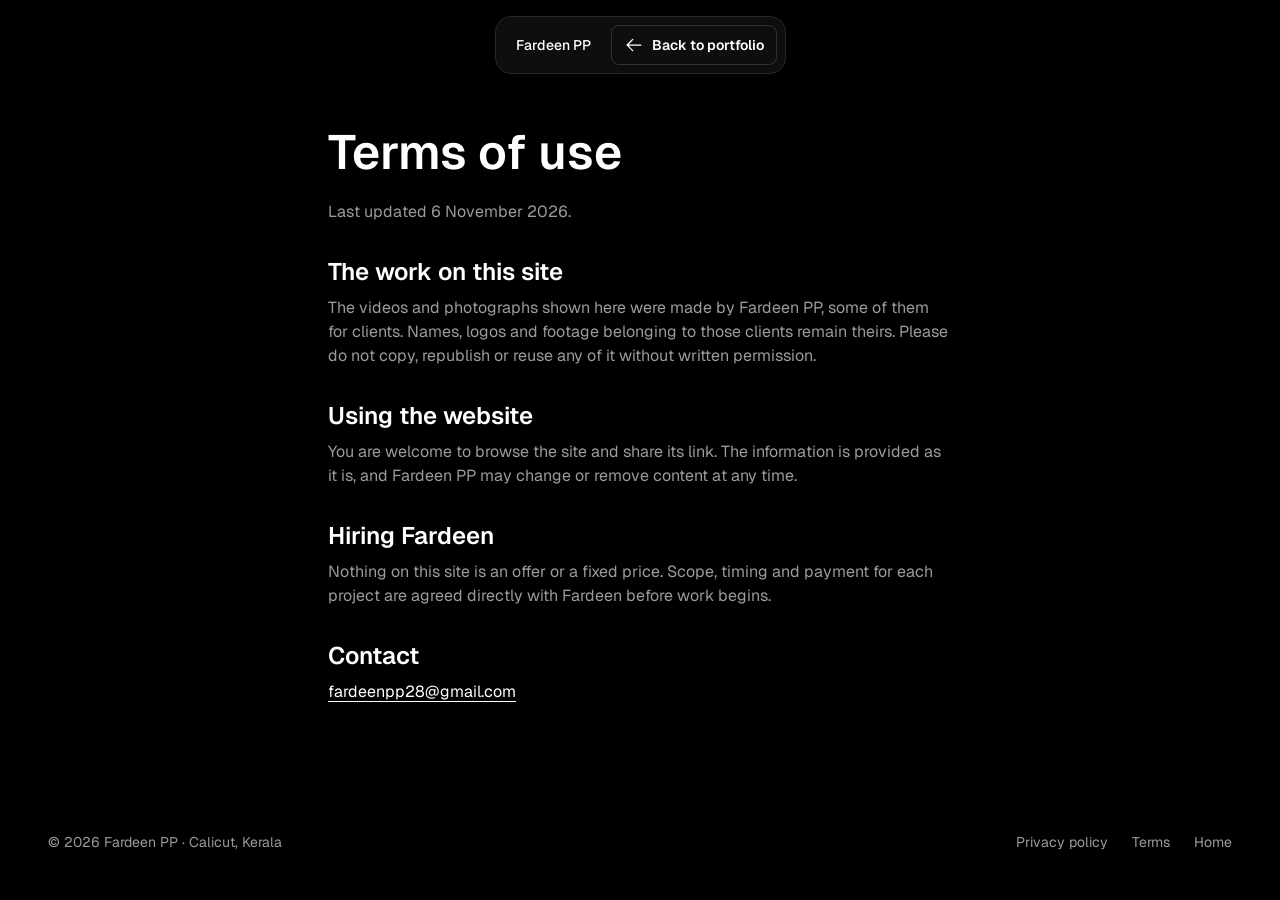
<file: terms.html>
<!DOCTYPE html>
<html lang="en">
<head>
<meta charset="utf-8">
<meta name="viewport" content="width=device-width, initial-scale=1">
<title>Terms of use | Fardeen PP</title>
<meta name="description" content="Terms for using this portfolio website.">
<meta name="robots" content="index,follow">
<meta name="theme-color" content="#000000">
<link rel="icon" href="/assets/favicon.svg" type="image/svg+xml">
<link rel="preconnect" href="https://fonts.googleapis.com">
<link rel="preconnect" href="https://fonts.gstatic.com" crossorigin>
<link href="https://fonts.googleapis.com/css2?family=Geist:wght@400;500;600&family=Geist+Mono:wght@400;500&display=swap" rel="stylesheet">
<link rel="stylesheet" href="/css/style.css">
</head>
<body>
<header class="nav-wrap"><nav class="nav" aria-label="Primary"><a href="/" class="brand title-4">Fardeen PP</a><a class="btn btn-ghost button-sm" href="/"><svg class="ic" aria-hidden="true"><use href="/assets/icons.svg#i-arrow-left"/></svg>Back to portfolio</a></nav></header>
<main class="doc" id="main">
<h1 class="heading-2">Terms of use</h1>
<p class="body-3">Last updated 6 November 2026.</p>
<h2 class="heading-5">The work on this site</h2>
<p class="body-3">The videos and photographs shown here were made by Fardeen PP, some of them for clients. Names, logos and footage belonging to those clients remain theirs. Please do not copy, republish or reuse any of it without written permission.</p>
<h2 class="heading-5">Using the website</h2>
<p class="body-3">You are welcome to browse the site and share its link. The information is provided as it is, and Fardeen PP may change or remove content at any time.</p>
<h2 class="heading-5">Hiring Fardeen</h2>
<p class="body-3">Nothing on this site is an offer or a fixed price. Scope, timing and payment for each project are agreed directly with Fardeen before work begins.</p>
<h2 class="heading-5">Contact</h2>
<p class="body-3"><a href="mailto:fardeenpp28@gmail.com">fardeenpp28@gmail.com</a></p>
</main>
<footer class="footer caption-2"><div class="wrap"><span>© 2026 Fardeen PP · Calicut, Kerala</span><nav aria-label="Legal"><a href="/privacy">Privacy policy</a><a href="/terms">Terms</a><a href="/">Home</a></nav></div></footer>
</body>
</html>
</file>
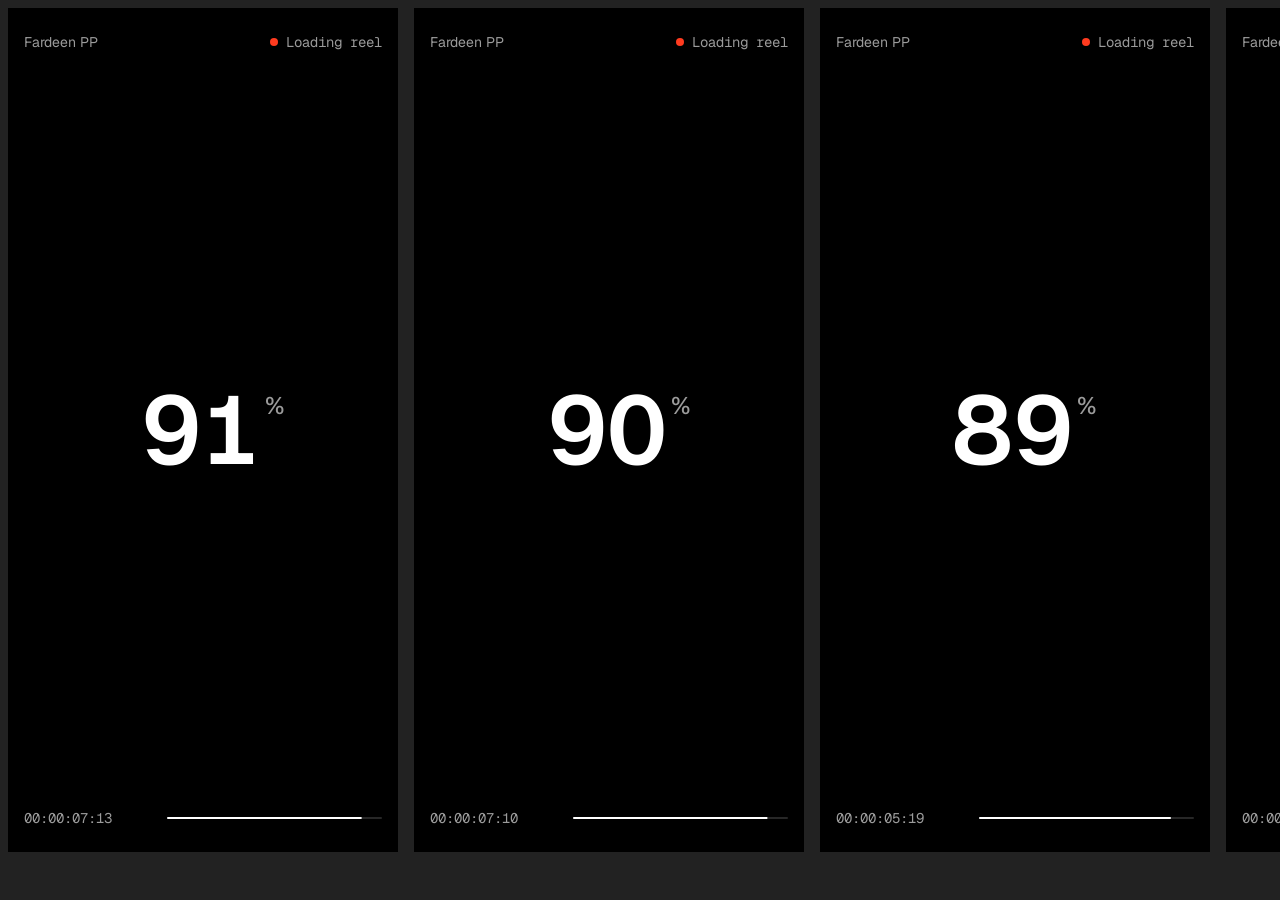
<file: tools/mobile-preview.html>
<!doctype html><meta charset="utf-8"><title>Phone preview</title>
<style>body{margin:0;background:#222;display:flex;gap:16px;padding:8px}iframe{width:390px;height:844px;border:0;background:#000;flex-shrink:0}</style>
<iframe src="../index.html"></iframe>
<iframe src="../index.html#work"></iframe>
<iframe src="../index.html#benefits"></iframe>
<iframe src="../index.html#about"></iframe>
</file>
<file: css/style.css>
/* Fardeen PP portfolio. Design system: landing-page-design skill.
   One typeface (Geist), named text styles, spacing scale 0/2/4/8/12/16/24/32/40/48/64/80/96,
   flat dark palette, one easing curve, transform and opacity only. */
:root{
  --black:#000000; --s1:#181818; --s2:#1F1F1F; --s3:#272727; --s4:#313131;
  --text:#ffffff; --muted:#9b9b9b; --rec:#ff3b1f;
  --font:"Geist",system-ui,-apple-system,"Segoe UI",sans-serif;
  --mono:"Geist Mono",ui-monospace,Menlo,monospace;
  --ease:cubic-bezier(0.22,1,0.36,1);
  --pad:16px; --wrap:1280px; --section:64px;
}
@media (min-width:768px){:root{--pad:24px;--section:96px}}
@media (min-width:1200px){:root{--pad:48px}}

*{box-sizing:border-box;margin:0;padding:0;-webkit-tap-highlight-color:transparent}
html{scroll-behavior:smooth;scroll-padding-top:80px;-webkit-text-size-adjust:100%}
body{background:var(--black);color:var(--text);font-family:var(--font);font-size:16px;line-height:24px;font-weight:400;-webkit-font-smoothing:antialiased;overflow-x:hidden;hyphens:none}
img,video{display:block;max-width:100%}
a{color:inherit;text-decoration:none}
button{font:inherit;color:inherit;background:none;border:0;cursor:pointer;text-align:inherit}
ul,ol{list-style:none}
h1,h2,h3,.heading-1,.heading-2,.heading-3{text-wrap:balance}
p,dd{text-wrap:pretty}
.mono{font-family:var(--mono)}
:focus-visible{outline:2px solid var(--text);outline-offset:2px;border-radius:4px}

/* ---------- text styles ---------- */
.heading-1{font-size:48px;line-height:48px;font-weight:600}
.heading-2{font-size:36px;line-height:40px;font-weight:600}
.heading-3{font-size:36px;line-height:40px;font-weight:600}
.heading-4{font-size:30px;line-height:36px;font-weight:600}
.heading-5{font-size:24px;line-height:32px;font-weight:600}
.heading-6{font-size:20px;line-height:28px;font-weight:600}
@media (min-width:768px){.heading-1{font-size:60px;line-height:60px}.heading-2{font-size:48px;line-height:48px}}
.title-1{font-size:20px;line-height:28px;font-weight:500}
.title-2{font-size:18px;line-height:28px;font-weight:500}
.title-3{font-size:16px;line-height:24px;font-weight:500}
.title-4{font-size:14px;line-height:20px;font-weight:500}
.title-5{font-size:12px;line-height:16px;font-weight:500}
.body-1{font-size:16px;line-height:24px;font-weight:600}
.body-2{font-size:16px;line-height:24px;font-weight:500}
.body-3{font-size:16px;line-height:24px;font-weight:400}
.body-4{font-size:14px;line-height:20px;font-weight:600}
.body-5{font-size:14px;line-height:20px;font-weight:500}
.body-6{font-size:14px;line-height:20px;font-weight:400}
.button-lg{font-size:18px;line-height:28px;font-weight:600}
.button-md{font-size:16px;line-height:24px;font-weight:600}
.button-sm{font-size:14px;line-height:20px;font-weight:600}
.button-xsm{font-size:12px;line-height:16px;font-weight:600}
.caption-1{font-size:14px;line-height:20px;font-weight:500}
.caption-2{font-size:14px;line-height:20px;font-weight:400}
.caption-3{font-size:12px;line-height:16px;font-weight:600}
.caption-4{font-size:12px;line-height:16px;font-weight:500}
.caption-5{font-size:12px;line-height:16px;font-weight:400}

/* ---------- layout ---------- */
.wrap{max-width:var(--wrap);margin:0 auto;padding:0 var(--pad);position:relative;z-index:1}
.narrow{max-width:800px}
.center{text-align:center}
.section{padding:var(--section) 0;position:relative}
body.webgl .section{background:rgba(0,0,0,.6)}
body.webgl .section.alt{background:rgba(24,24,24,.78)}
body.webgl .section.tagline{background:rgba(0,0,0,.35)}
.head{display:flex;justify-content:space-between;align-items:flex-end;gap:16px;margin-bottom:32px}
.sub{color:var(--muted);margin-top:8px;max-width:680px}
.count{color:var(--muted);white-space:nowrap}
.count span{color:var(--text)}
.bg3d{position:fixed;inset:0;width:100%;height:100%;z-index:-1;pointer-events:none}
.progress{position:fixed;top:0;left:0;height:2px;width:100%;z-index:90;background:var(--text);transform-origin:0 50%;transform:scaleX(0)}
.skip{position:absolute;left:-999px;top:8px;background:var(--text);color:var(--black);padding:8px 12px;border-radius:8px;z-index:400}
.skip:focus{left:8px}

/* ---------- icons ---------- */
.ic{width:20px;height:20px;fill:currentColor;flex-shrink:0}
.ic-lg{width:32px;height:32px}

/* ---------- buttons ---------- */
.btn{display:inline-flex;align-items:center;justify-content:center;gap:8px;min-height:40px;padding:8px 12px;border-radius:8px;border:1px solid transparent;
  transition:background-color 300ms var(--ease),border-color 300ms var(--ease),color 300ms var(--ease),transform 500ms var(--ease)}
.btn:active{transform:scale(0.98)}
.btn-primary{background:var(--text);color:var(--black)}
.btn-primary:hover{background:#d9d9d9}
.btn-ghost{border-color:var(--s4);color:var(--text)}
.btn-ghost:hover{background:var(--s2);border-color:#4a4a4a}
.icon-btn{display:inline-flex;align-items:center;justify-content:center;width:40px;height:40px;border-radius:8px;border:1px solid var(--s4);background:var(--s1);
  transition:background-color 300ms var(--ease),transform 500ms var(--ease)}
.icon-btn:hover{background:var(--s3)}
.icon-btn:active{transform:scale(0.98)}

/* ---------- nav: floating, centred, translucent ---------- */
.nav-wrap{position:fixed;top:16px;left:0;right:0;z-index:80;display:flex;justify-content:center;pointer-events:none;padding:0 16px}
.nav{pointer-events:auto;display:flex;align-items:center;gap:8px;padding:8px;border-radius:16px;border:1px solid var(--s3);
  background:rgba(24,24,24,.6);backdrop-filter:blur(16px);-webkit-backdrop-filter:blur(16px)}
.brand{padding:8px 12px;border-radius:8px;white-space:nowrap}
.nav-links{display:none;gap:4px}
.nav-links a{display:block;padding:8px 12px;border-radius:8px;color:var(--muted);transition:background-color 300ms var(--ease),color 300ms var(--ease)}
.nav-links a:hover{color:var(--text);background:var(--s3)}
.nav-links a[aria-current="true"]{color:var(--text);background:var(--s2)}
.nav-cta{display:none}
.menu-btn{position:relative;width:40px;height:40px;border-radius:8px;border:1px solid var(--s4)}
.menu-btn i{position:absolute;left:11px;top:50%;width:16px;height:2px;margin-top:-1px;background:var(--text);border-radius:2px;transition:transform 500ms var(--ease)}
.menu-btn i:nth-child(1){transform:translateY(-3px)}
.menu-btn i:nth-child(2){transform:translateY(3px)}
.menu-btn[aria-expanded="true"] i:nth-child(1){transform:rotate(45deg)}
.menu-btn[aria-expanded="true"] i:nth-child(2){transform:rotate(-45deg)}
.menu{position:fixed;inset:0;z-index:70;display:flex;align-items:center;padding:96px 24px 48px;background:rgba(0,0,0,.92);
  backdrop-filter:blur(24px);-webkit-backdrop-filter:blur(24px);opacity:0;visibility:hidden;transition:opacity 500ms var(--ease),visibility 0s 500ms}
.menu.open{opacity:1;visibility:visible;transition:opacity 500ms var(--ease)}
.menu li{opacity:0;transform:translateY(24px);transition:opacity 500ms var(--ease),transform 500ms var(--ease)}
.menu.open li{opacity:1;transform:none;transition-delay:calc(var(--i) * 60ms)}
.menu a{display:block;padding:12px 0}
body.menu-open{overflow:hidden}
@media (min-width:480px){.nav-cta{display:inline-flex}}
@media (min-width:900px){.nav-links{display:flex}.menu-btn{display:none}.menu{display:none}}

/* ---------- hero ---------- */
.hero{position:relative;min-height:100svh;display:flex;align-items:center;overflow:hidden}
.hero-reel{position:absolute;inset:0;z-index:-2;display:flex;gap:8px;padding:0 8px;opacity:.5}
.hero-col{flex:1;display:flex;flex-direction:column;gap:8px}
.hero-col img{width:100%;aspect-ratio:9/16;object-fit:cover}
body.webgl .hero-reel{display:none}
.hero-shade{position:absolute;inset:0;z-index:-1;background:rgba(0,0,0,.6)}
.vf{position:absolute;inset:80px var(--pad) 24px;pointer-events:none;color:var(--muted);transition:opacity 500ms 600ms var(--ease)}
.vf-c{position:absolute;width:16px;height:16px;border:0 solid rgba(255,255,255,.6)}
.vf-c.tl{top:0;left:0;border-width:2px 0 0 2px;border-top-left-radius:4px}.vf-c.tr{top:0;right:0;border-width:2px 2px 0 0;border-top-right-radius:4px}
.vf-c.bl{bottom:0;left:0;border-width:0 0 2px 2px;border-bottom-left-radius:4px}.vf-c.br{bottom:0;right:0;border-width:0 2px 2px 0;border-bottom-right-radius:4px}
.vf-top{position:absolute;top:12px;left:16px;right:16px;display:flex;justify-content:space-between;gap:12px}
.vf-top span{display:inline-flex;align-items:center;gap:8px}
.rec{display:inline-block;width:8px;height:8px;border-radius:50%;background:var(--rec);animation:blink 1400ms var(--ease) infinite}
@keyframes blink{50%{opacity:.2}}
.hero-inner{width:100%;max-width:var(--wrap);margin:0 auto;padding:96px var(--pad) 48px;will-change:transform,opacity}
.eyebrow{color:var(--muted);margin-bottom:16px}
.hero h1{max-width:680px;margin-bottom:24px}
@media (max-width:439px){.hero h1.heading-1{font-size:30px;line-height:36px}}
@media (min-width:440px) and (max-width:767px){.hero h1.heading-1{font-size:36px;line-height:40px}}
.hero .ln{display:block;overflow:hidden;padding-bottom:4px;margin-bottom:-4px}
.hero .ln>span{display:inline-block;background:linear-gradient(to right,#ffffff,#9b9b9b);-webkit-background-clip:text;background-clip:text;color:transparent;
  transform:translateY(110%);animation:rise 800ms var(--ease) forwards}
.hero .ln:nth-child(2)>span{animation-delay:100ms}.hero .ln:nth-child(3)>span{animation-delay:200ms}
@keyframes rise{to{transform:none}}
.hero-sub{max-width:680px;color:var(--muted)}
.hero-actions{display:flex;flex-wrap:wrap;gap:12px;margin-top:32px}
.hero-proof{margin-top:32px;color:var(--muted);max-width:680px}
.hero-fade{opacity:0;animation:fadeup 800ms var(--ease) forwards;animation-delay:400ms}
.hero-sub{animation-delay:500ms}.hero-actions{animation-delay:600ms}.hero-proof{animation-delay:700ms}
@keyframes fadeup{from{opacity:0;transform:translateY(24px)}to{opacity:1;transform:none}}
body:not(.ready) .hero .ln>span,body:not(.ready) .hero-fade{animation-play-state:paused}
body:not(.ready) .vf{opacity:0}
@media (max-width:420px){.vf-r{display:none}}

/* ---------- tagline reveal ---------- */
.tagline{padding:96px 0}
@media (min-width:768px){.tagline{padding:96px 0}}
.tag{max-width:880px}
.tag-word{opacity:.3;transition:opacity 500ms var(--ease)}
.tag-word.on{opacity:1}
@media (max-width:767px){.tag.heading-2{font-size:30px;line-height:36px}}

/* ---------- tabs ---------- */
.tabs{display:flex;flex-wrap:wrap;gap:8px;margin-bottom:24px}
.tabs button{padding:8px 12px;min-height:40px;border-radius:8px;border:1px solid var(--s3);color:var(--muted);font-size:14px;line-height:20px;font-weight:600;
  transition:background-color 300ms var(--ease),color 300ms var(--ease),border-color 300ms var(--ease),transform 500ms var(--ease)}
.tabs button:hover{background:var(--s2);color:var(--text)}
.tabs button:active{transform:scale(0.98)}
.tabs button[aria-pressed="true"]{background:var(--s3);border-color:var(--s4);color:var(--text)}
.tabs small{margin-left:8px;font-size:12px;font-weight:400;opacity:.7}

/* ---------- video grid ---------- */
.grid{display:grid;grid-template-columns:repeat(2,1fr);grid-auto-flow:dense;gap:24px 16px;align-items:start}
@media (min-width:768px){.grid{grid-template-columns:repeat(3,1fr);gap:32px 24px}}
@media (min-width:1200px){.grid{grid-template-columns:repeat(4,1fr)}}
.card{display:block;width:100%;cursor:pointer}
.card.hide{display:none}
.card.wide{grid-column:span 2}
.thumb{position:relative;display:block;aspect-ratio:9/16;overflow:hidden;background:var(--s1);border-radius:8px;outline:1px solid transparent;
  transition:outline-color 300ms var(--ease),transform 500ms var(--ease)}
.card.wide .thumb{aspect-ratio:7/6}   /* two columns wide, cropped so it matches the height of portrait neighbours */
.card:hover .thumb{outline-color:rgba(255,255,255,.5)}
.card:active .thumb{transform:scale(0.98)}
.thumb img,.thumb video{position:absolute;inset:0;width:100%;height:100%;object-fit:cover}
.thumb img{transition:transform 500ms var(--ease),opacity 500ms var(--ease);opacity:0}
.thumb.loaded img{opacity:1}
.card:hover .thumb img{transform:scale(1.03)}
.thumb video{opacity:0;transition:opacity 300ms var(--ease)}
.card.playing video{opacity:1}
.thumb:not(.loaded)::before{content:"";position:absolute;inset:0;background:var(--s3);animation:pulse 1400ms var(--ease) infinite}  /* skeleton */
@keyframes pulse{50%{opacity:.35}}
.dur{position:absolute;right:8px;bottom:8px;z-index:2;padding:2px 8px;border-radius:4px;background:rgba(0,0,0,.7)}
.play{position:absolute;left:50%;top:50%;z-index:2;width:48px;height:48px;margin:-24px 0 0 -24px;border-radius:50%;background:rgba(0,0,0,.6);
  display:flex;align-items:center;justify-content:center;opacity:0;transition:opacity 300ms var(--ease)}
.card:hover .play,.card:focus-visible .play{opacity:1}
.card.playing .play{opacity:0}
.meta{display:block;padding-top:12px}
.meta b{display:block;font-weight:500}
.meta small{display:block;margin-top:2px;color:var(--muted)}
.empty{grid-column:1/-1;padding:48px 16px;border:1px solid var(--s3);border-radius:12px;background:var(--s1);text-align:center;color:var(--muted)}

/* ---------- photos ---------- */
.masonry{columns:2;column-gap:16px}
@media (min-width:768px){.masonry{columns:3}}
@media (min-width:1200px){.masonry{columns:4}}
.photo{position:relative;display:block;width:100%;margin-bottom:16px;break-inside:avoid;overflow:hidden;border-radius:8px;background:var(--s1);cursor:zoom-in;
  transition:transform 500ms var(--ease)}
.photo:active{transform:scale(0.98)}
.photo img{width:100%;height:auto;opacity:0;transition:transform 500ms var(--ease),opacity 500ms var(--ease)}
.photo.loaded img{opacity:1}
.photo:not(.loaded)::before{content:"";position:absolute;inset:0;background:var(--s3);animation:pulse 1400ms var(--ease) infinite}
.photo:hover img{transform:scale(1.03)}
.photo .no{position:absolute;left:8px;top:8px;z-index:2;padding:2px 8px;border-radius:4px;background:rgba(0,0,0,.7)}
.photo.hide{display:none}

/* ---------- info cards (benefits, steps, facts) ---------- */
.cards4,.steps{display:grid;gap:16px}
@media (min-width:768px){.cards4{grid-template-columns:repeat(2,1fr)}.steps{grid-template-columns:repeat(3,1fr)}}
@media (min-width:1200px){.cards4{grid-template-columns:repeat(4,1fr)}}
.card-info{padding:24px;border:1px solid var(--s3);border-radius:12px;background:var(--s1);transition:background-color 300ms var(--ease),border-color 300ms var(--ease)}
.card-info:hover{background:var(--s2);border-color:var(--s4)}
.card-info .ic-lg{margin-bottom:16px}
.card-info h3{margin-bottom:8px}
.card-info p{color:var(--muted)}
.step-no{display:inline-block;margin-bottom:16px;padding:2px 8px;border:1px solid var(--s4);border-radius:4px;color:var(--muted)}

/* ---------- about ---------- */
.about{display:grid;gap:32px}
.about-photo{max-width:360px}
.about-photo img{width:100%;aspect-ratio:2/3;object-fit:cover;object-position:50% 0;border-radius:12px;border:1px solid var(--s3)}
.about-copy>*+*{margin-top:16px}
.about-copy p{color:var(--muted);max-width:680px}
.facts{display:grid;gap:8px;margin-top:32px!important}
.fact{padding:16px;border:1px solid var(--s3);border-radius:12px;background:var(--s1)}
.fact dt{color:var(--muted);margin-bottom:4px}
.fact dd{color:var(--text)}
@media (min-width:768px){
  .about{grid-template-columns:minmax(240px,360px) 1fr;gap:64px}
  .about-photo{position:sticky;top:96px;align-self:start}
  .facts{grid-template-columns:repeat(2,1fr)}
  .fact:nth-child(5){grid-column:1/-1}
}

/* ---------- FAQ ---------- */
.faq{display:grid;gap:8px}
.faq details{border:1px solid var(--s3);border-radius:12px;background:var(--s1);transition:background-color 300ms var(--ease)}
.faq details:hover{background:var(--s2)}
.faq summary{display:flex;justify-content:space-between;align-items:center;gap:16px;padding:16px;cursor:pointer;list-style:none;border-radius:12px}
.faq summary::-webkit-details-marker{display:none}
.faq summary .ic{transition:transform 500ms var(--ease);color:var(--muted)}
.faq details[open] summary .ic{transform:rotate(45deg)}
.faq details p{padding:0 16px 16px;color:var(--muted);animation:fade 500ms var(--ease)}
@keyframes fade{from{opacity:0}to{opacity:1}}

/* ---------- contact ---------- */
.contact .narrow{max-width:1040px}
.contact .sub{margin-left:auto;margin-right:auto}
.center-actions{justify-content:center}
.links{display:grid;gap:8px;margin-top:48px;text-align:left}
@media (min-width:768px){.links{grid-template-columns:repeat(3,1fr);gap:16px}}
.links a{display:flex;align-items:center;gap:12px;padding:16px;border:1px solid var(--s3);border-radius:12px;background:var(--s1);
  transition:background-color 300ms var(--ease),border-color 300ms var(--ease),transform 500ms var(--ease)}
.links a:hover{background:var(--s2);border-color:var(--s4)}
.links a:active{transform:scale(0.98)}
.links small{display:block;color:var(--muted)}
.links b{display:block;overflow-wrap:break-word}
.footer{padding:32px 0;color:var(--muted);background:rgba(0,0,0,.9);position:relative;z-index:2}
.footer .wrap{display:flex;justify-content:space-between;gap:16px;flex-wrap:wrap}
.footer nav{display:flex;gap:24px;flex-wrap:wrap}
.footer a{transition:color 300ms var(--ease)}
.footer a:hover{color:var(--text)}

/* ---------- lightbox ---------- */
.lightbox{position:fixed;inset:0;z-index:100;background:var(--black);display:flex;flex-direction:column;align-items:center;justify-content:center;
  padding:64px 16px 80px}
.lightbox[hidden]{display:none}
.lb-stage{flex:1;min-height:0;width:100%;display:flex;align-items:center;justify-content:center}
.lb-stage video,.lb-stage img{max-width:100%;max-height:100%;border-radius:8px;background:var(--s1)}
.lb-caption{margin-top:12px;color:var(--muted);text-align:center}
.lb-error{max-width:360px;padding:24px;border:1px solid var(--s3);border-radius:12px;background:var(--s1);text-align:center;color:var(--muted)}
.lb-close{position:absolute;top:16px;right:16px}
.lb-nav{position:absolute;bottom:16px}
.lb-nav.prev{left:calc(50% - 48px)}.lb-nav.next{left:calc(50% + 8px)}
@media (min-width:900px){.lb-nav{bottom:auto;top:50%;margin-top:-20px}.lb-nav.prev{left:16px}.lb-nav.next{left:auto;right:16px}.lightbox{padding:64px 80px 48px}}

/* ---------- reveal on scroll: rise 32px, fade, 700ms ---------- */
.reveal{opacity:0;transform:translateY(32px);transition:opacity 700ms var(--ease),transform 700ms var(--ease)}
.reveal.in{opacity:1;transform:none}

/* ---------- loading screen ---------- */
body.loading{overflow:hidden}
.loader{position:fixed;inset:0;z-index:500;background:var(--black);display:flex;flex-direction:column;justify-content:space-between;
  padding:24px var(--pad);transition:transform 1000ms var(--ease)}
.loader.done{transform:translateY(-101%)}
.ld-top,.ld-bot{display:flex;justify-content:space-between;align-items:center;gap:16px;color:var(--muted)}
.ld-top span{display:inline-flex;align-items:center;gap:8px}
.ld-mid{display:flex;align-items:flex-start;justify-content:center}
.ld-mid b{font-size:96px;line-height:1;font-weight:600;font-variant-numeric:tabular-nums;min-width:2.1ch;text-align:right}
.ld-mid span{font-size:24px;line-height:32px;font-weight:500;color:var(--muted);margin:8px 0 0 4px}
@media (min-width:768px){.ld-mid b{font-size:128px}}
.ld-bar{flex:1;max-width:60%;height:2px;background:var(--s3);position:relative;overflow:hidden;border-radius:2px}
.ld-bar i{position:absolute;inset:0;background:var(--text);transform-origin:0 50%;transform:scaleX(0)}

/* ---------- legal pages ---------- */
.doc{max-width:720px;margin:0 auto;padding:128px var(--pad) 96px}
.doc h1{margin-bottom:24px}
.doc h2{margin:32px 0 8px}
.doc p,.doc li{color:var(--muted)}
.doc p+p{margin-top:12px}
.doc a{text-decoration:underline;text-underline-offset:4px;color:var(--text)}
.doc .btn{text-decoration:none;margin-top:32px}

/* ---------- reduced motion: opacity only ---------- */
@media (prefers-reduced-motion:reduce){
  html{scroll-behavior:auto}
  *,*::before,*::after{animation-duration:1ms!important;animation-iteration-count:1!important;transition-property:opacity,background-color,border-color,color!important;transition-duration:200ms!important}
  .reveal{transform:none}
  .hero .ln>span{transform:none}
  .menu li{transform:none}
  .tag-word{opacity:1}
}
</file>
